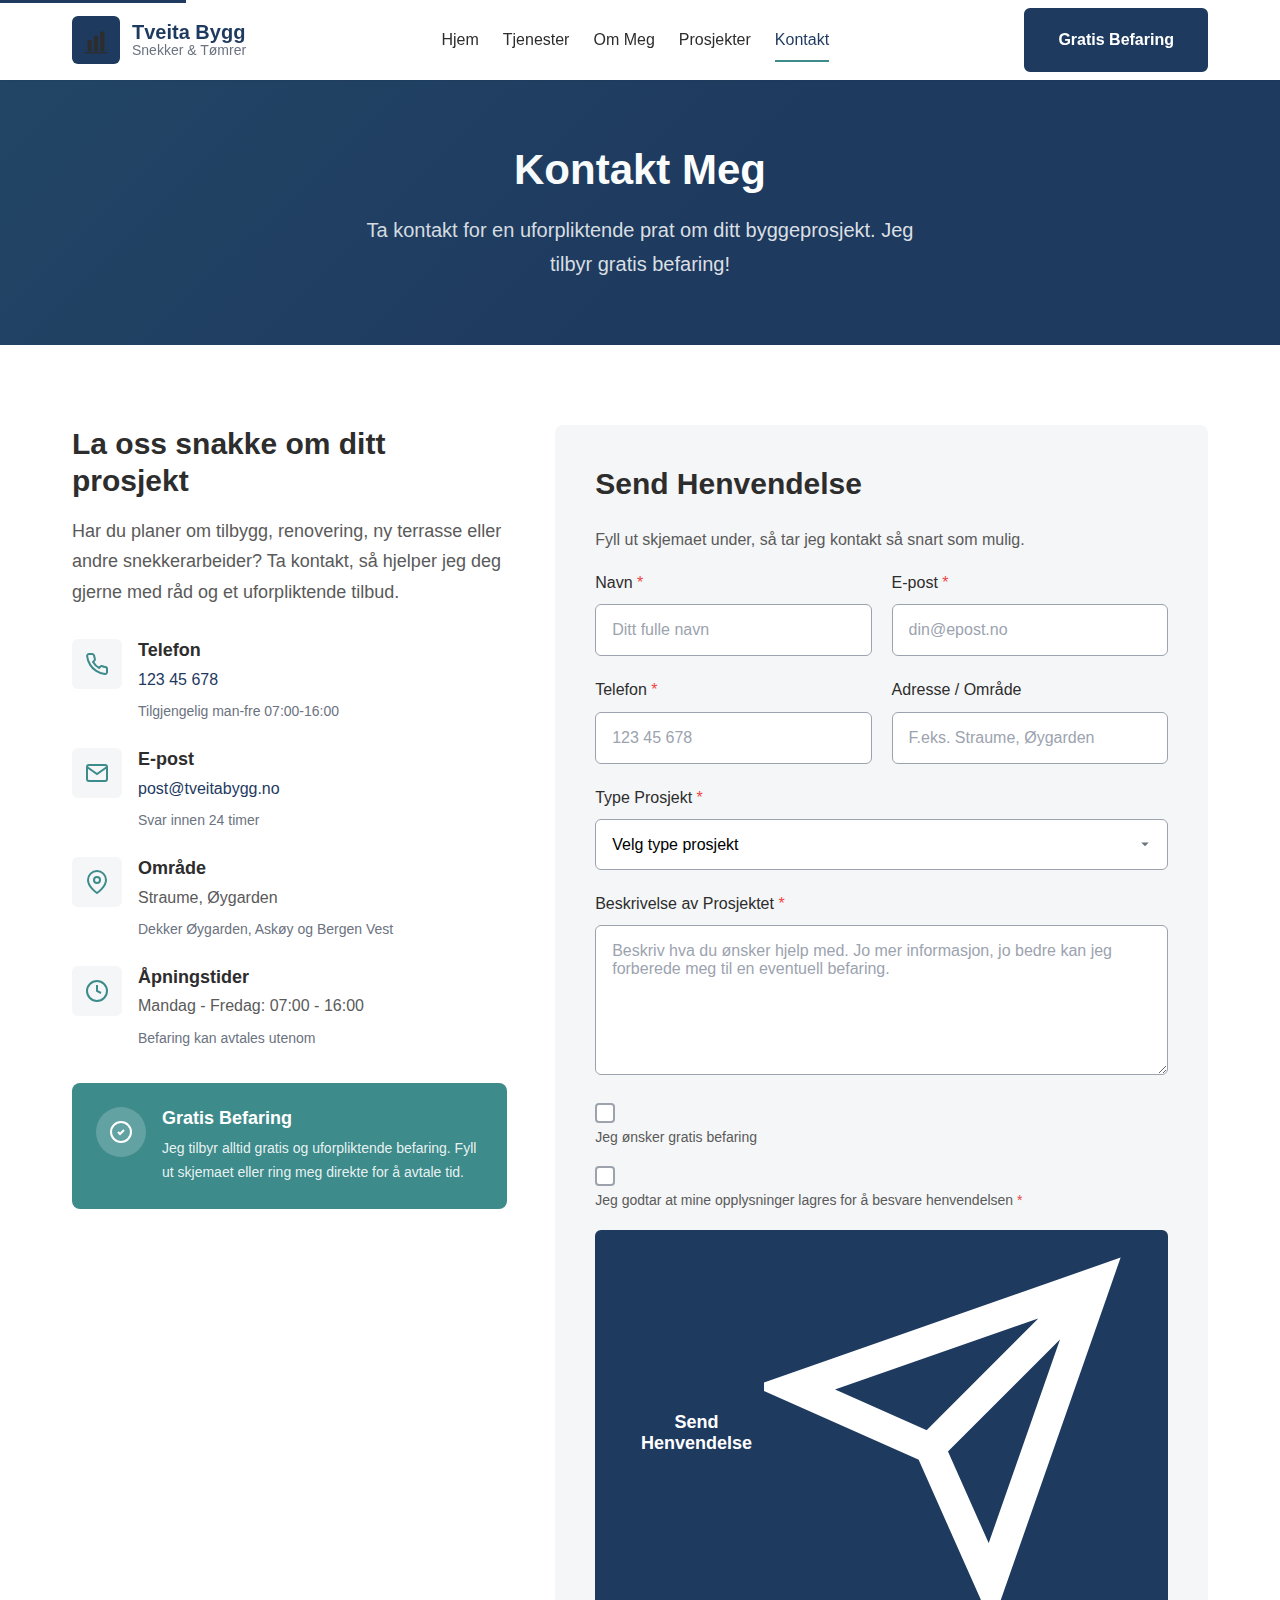
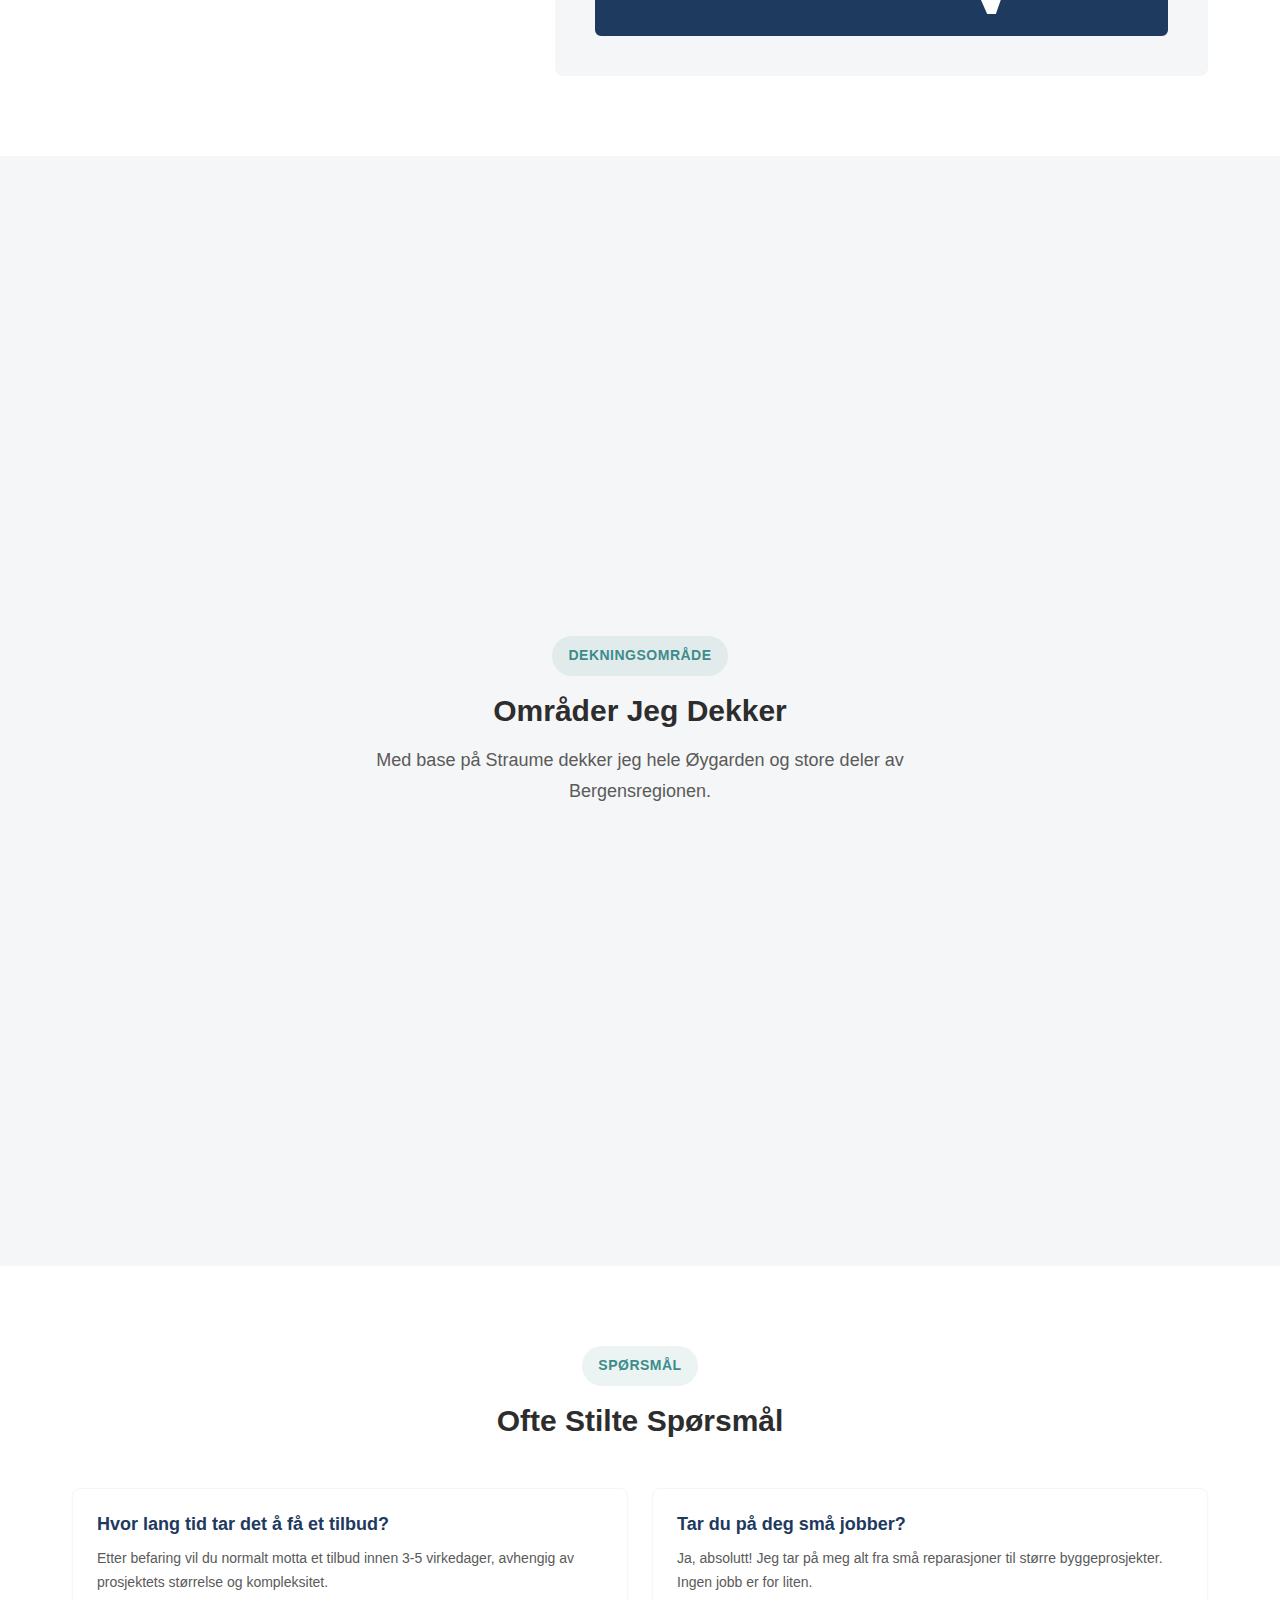
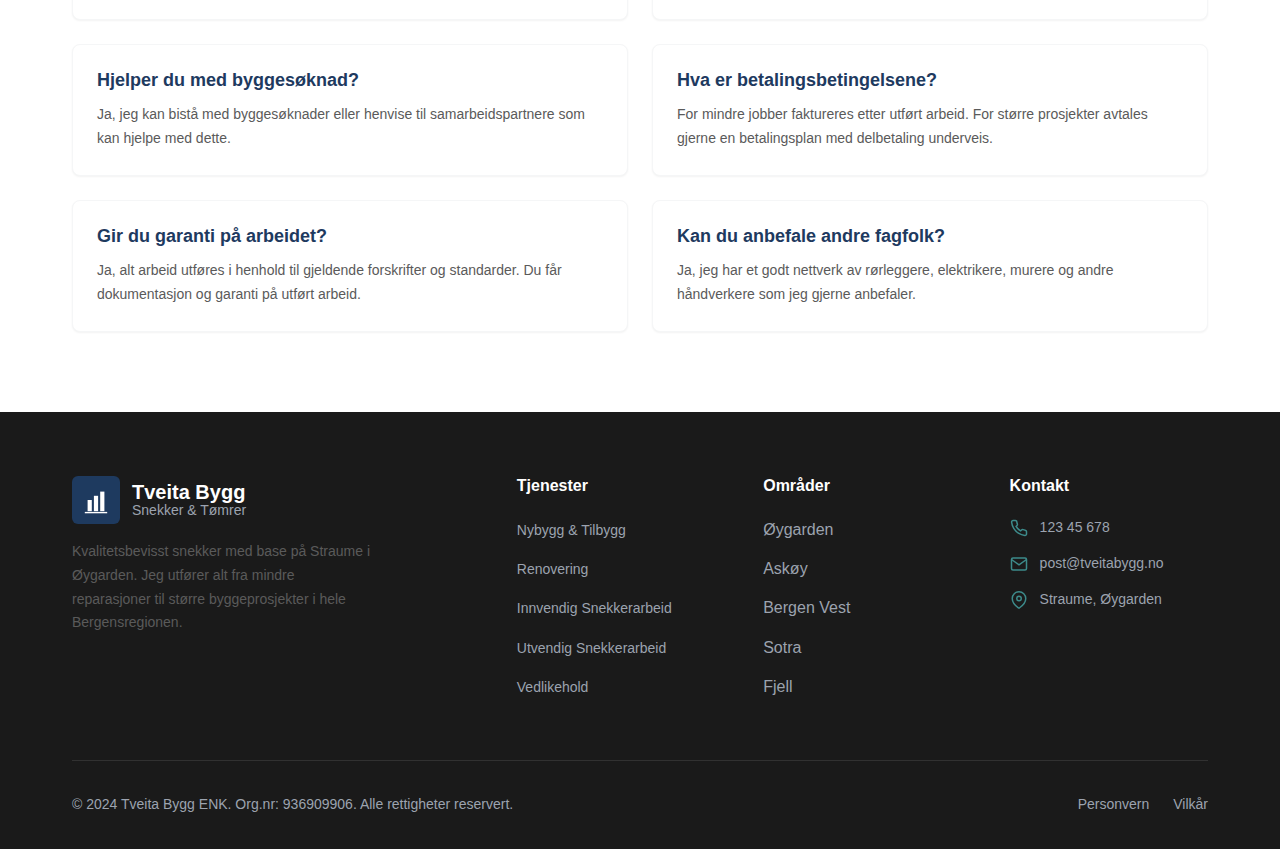
<file: kontakt.html>
<!DOCTYPE html>
<html lang="nb">
<head>
    <meta charset="UTF-8">
    <meta name="viewport" content="width=device-width, initial-scale=1.0">
    <meta name="description" content="Kontakt Tveita Bygg ENK for gratis befaring og tilbud på snekker- og tømrerarbeid i Øygarden, Bergen og omegn.">
    <meta name="keywords" content="kontakt snekker Øygarden, tilbud tømrer Straume, gratis befaring Bergen, snekkerarbeid kontakt">
    <meta name="author" content="Tveita Bygg ENK">
    <meta name="robots" content="index, follow">

    <!-- Open Graph -->
    <meta property="og:title" content="Kontakt | Tveita Bygg ENK">
    <meta property="og:description" content="Kontakt Tveita Bygg ENK for gratis befaring og tilbud på snekker- og tømrerarbeid.">
    <meta property="og:type" content="website">
    <meta property="og:locale" content="nb_NO">

    <title>Kontakt | Tveita Bygg ENK - Snekker & Tømrer i Øygarden</title>

    <!-- Fonts -->
    <link rel="preconnect" href="https://fonts.googleapis.com">
    <link rel="preconnect" href="https://fonts.gstatic.com" crossorigin>
    <link href="https://fonts.googleapis.com/css2?family=Inter:wght@400;500;600;700&family=Playfair+Display:wght@600;700&display=swap" rel="stylesheet">

    <!-- Styles -->
    <link rel="stylesheet" href="css/style.css">
    <link rel="stylesheet" href="css/responsive.css">

    <!-- Schema.org markup -->
    <script type="application/ld+json">
    {
        "@context": "https://schema.org",
        "@type": "ContactPage",
        "name": "Kontakt Tveita Bygg ENK",
        "description": "Kontaktside for Tveita Bygg ENK - Snekker og tømrer i Øygarden",
        "mainEntity": {
            "@type": "LocalBusiness",
            "name": "Tveita Bygg ENK",
            "telephone": "+47 123 45 678",
            "email": "post@tveitabygg.no",
            "address": {
                "@type": "PostalAddress",
                "addressLocality": "Straume",
                "addressRegion": "Øygarden",
                "postalCode": "5353",
                "addressCountry": "NO"
            },
            "geo": {
                "@type": "GeoCoordinates",
                "latitude": "60.3572",
                "longitude": "5.0619"
            },
            "openingHours": "Mo-Fr 07:00-16:00"
        }
    }
    </script>
</head>
<body>
    <!-- Skip Link -->
    <a href="#main" class="skip-link">Hopp til hovedinnhold</a>

    <!-- Header -->
    <header class="header">
        <div class="container">
            <nav class="nav">
                <a href="index.html" class="logo">
                    <div class="logo-icon">
                        <svg viewBox="0 0 40 40" fill="none" xmlns="http://www.w3.org/2000/svg">
                            <rect x="8" y="20" width="6" height="16" fill="currentColor"/>
                            <rect x="17" y="14" width="6" height="22" fill="currentColor"/>
                            <rect x="26" y="8" width="6" height="28" fill="currentColor"/>
                            <path d="M4 38h32" stroke="currentColor" stroke-width="2"/>
                        </svg>
                    </div>
                    <div class="logo-text">
                        Tveita Bygg
                        <span>Snekker & Tømrer</span>
                    </div>
                </a>

                <div class="nav-links">
                    <a href="index.html" class="nav-link">Hjem</a>
                    <a href="tjenester.html" class="nav-link">Tjenester</a>
                    <a href="om-meg.html" class="nav-link">Om Meg</a>
                    <a href="prosjekter.html" class="nav-link">Prosjekter</a>
                    <a href="kontakt.html" class="nav-link active">Kontakt</a>
                </div>

                <a href="kontakt.html" class="btn btn-primary nav-cta">Gratis Befaring</a>

                <button class="menu-toggle" aria-label="Åpne meny">
                    <span></span>
                    <span></span>
                    <span></span>
                </button>
            </nav>
        </div>
    </header>

    <main id="main">
        <!-- Page Header -->
        <section class="page-header">
            <div class="container">
                <h1>Kontakt Meg</h1>
                <p>Ta kontakt for en uforpliktende prat om ditt byggeprosjekt. Jeg tilbyr gratis befaring!</p>
            </div>
        </section>

        <!-- Contact Section -->
        <section class="section">
            <div class="container">
                <div class="contact-grid">
                    <!-- Contact Information -->
                    <div class="contact-info">
                        <div class="contact-intro">
                            <h2>La oss snakke om ditt prosjekt</h2>
                            <p>Har du planer om tilbygg, renovering, ny terrasse eller andre snekkerarbeider? Ta kontakt, så hjelper jeg deg gjerne med råd og et uforpliktende tilbud.</p>
                        </div>

                        <div class="contact-items">
                            <div class="contact-item">
                                <div class="contact-item-icon">
                                    <svg viewBox="0 0 24 24" fill="none" stroke="currentColor" stroke-width="2">
                                        <path d="M22 16.92v3a2 2 0 01-2.18 2 19.79 19.79 0 01-8.63-3.07 19.5 19.5 0 01-6-6 19.79 19.79 0 01-3.07-8.67A2 2 0 014.11 2h3a2 2 0 012 1.72 12.84 12.84 0 00.7 2.81 2 2 0 01-.45 2.11L8.09 9.91a16 16 0 006 6l1.27-1.27a2 2 0 012.11-.45 12.84 12.84 0 002.81.7A2 2 0 0122 16.92z"/>
                                    </svg>
                                </div>
                                <div class="contact-item-content">
                                    <h3>Telefon</h3>
                                    <p><a href="tel:+4712345678">123 45 678</a></p>
                                    <span class="contact-item-note">Tilgjengelig man-fre 07:00-16:00</span>
                                </div>
                            </div>

                            <div class="contact-item">
                                <div class="contact-item-icon">
                                    <svg viewBox="0 0 24 24" fill="none" stroke="currentColor" stroke-width="2">
                                        <path d="M4 4h16c1.1 0 2 .9 2 2v12c0 1.1-.9 2-2 2H4c-1.1 0-2-.9-2-2V6c0-1.1.9-2 2-2z"/>
                                        <path d="M22 6l-10 7L2 6"/>
                                    </svg>
                                </div>
                                <div class="contact-item-content">
                                    <h3>E-post</h3>
                                    <p><a href="mailto:post@tveitabygg.no">post@tveitabygg.no</a></p>
                                    <span class="contact-item-note">Svar innen 24 timer</span>
                                </div>
                            </div>

                            <div class="contact-item">
                                <div class="contact-item-icon">
                                    <svg viewBox="0 0 24 24" fill="none" stroke="currentColor" stroke-width="2">
                                        <path d="M21 10c0 7-9 13-9 13s-9-6-9-13a9 9 0 0118 0z"/>
                                        <circle cx="12" cy="10" r="3"/>
                                    </svg>
                                </div>
                                <div class="contact-item-content">
                                    <h3>Område</h3>
                                    <p>Straume, Øygarden</p>
                                    <span class="contact-item-note">Dekker Øygarden, Askøy og Bergen Vest</span>
                                </div>
                            </div>

                            <div class="contact-item">
                                <div class="contact-item-icon">
                                    <svg viewBox="0 0 24 24" fill="none" stroke="currentColor" stroke-width="2">
                                        <circle cx="12" cy="12" r="10"/>
                                        <path d="M12 6v6l4 2"/>
                                    </svg>
                                </div>
                                <div class="contact-item-content">
                                    <h3>Åpningstider</h3>
                                    <p>Mandag - Fredag: 07:00 - 16:00</p>
                                    <span class="contact-item-note">Befaring kan avtales utenom</span>
                                </div>
                            </div>
                        </div>

                        <!-- Free Inspection Box -->
                        <div class="free-inspection-box">
                            <div class="free-inspection-icon">
                                <svg viewBox="0 0 24 24" fill="none" stroke="currentColor" stroke-width="2">
                                    <path d="M9 12l2 2 4-4"/>
                                    <circle cx="12" cy="12" r="10"/>
                                </svg>
                            </div>
                            <div class="free-inspection-content">
                                <h3>Gratis Befaring</h3>
                                <p>Jeg tilbyr alltid gratis og uforpliktende befaring. Fyll ut skjemaet eller ring meg direkte for å avtale tid.</p>
                            </div>
                        </div>
                    </div>

                    <!-- Contact Form -->
                    <div class="contact-form-wrapper">
                        <h2>Send Henvendelse</h2>
                        <p>Fyll ut skjemaet under, så tar jeg kontakt så snart som mulig.</p>

                        <form id="contact-form" class="contact-form">
                            <div class="form-row">
                                <div class="form-group">
                                    <label for="name" class="form-label">Navn <span class="required">*</span></label>
                                    <input type="text" id="name" name="name" class="form-control" required placeholder="Ditt fulle navn">
                                </div>

                                <div class="form-group">
                                    <label for="email" class="form-label">E-post <span class="required">*</span></label>
                                    <input type="email" id="email" name="email" class="form-control" required placeholder="din@epost.no">
                                </div>
                            </div>

                            <div class="form-row">
                                <div class="form-group">
                                    <label for="phone" class="form-label">Telefon <span class="required">*</span></label>
                                    <input type="tel" id="phone" name="phone" class="form-control" required placeholder="123 45 678">
                                </div>

                                <div class="form-group">
                                    <label for="address" class="form-label">Adresse / Område</label>
                                    <input type="text" id="address" name="address" class="form-control" placeholder="F.eks. Straume, Øygarden">
                                </div>
                            </div>

                            <div class="form-group">
                                <label for="projectType" class="form-label">Type Prosjekt <span class="required">*</span></label>
                                <select id="projectType" name="projectType" class="form-control" required>
                                    <option value="">Velg type prosjekt</option>
                                    <option value="tilbygg">Tilbygg / Påbygg</option>
                                    <option value="renovering">Renovering</option>
                                    <option value="innvendig">Innvendig Snekkerarbeid</option>
                                    <option value="utvendig">Utvendig Snekkerarbeid</option>
                                    <option value="terrasse">Terrasse / Uteplass</option>
                                    <option value="hytte">Hytte / Fritidsbolig</option>
                                    <option value="garasje">Garasje / Uthus</option>
                                    <option value="vedlikehold">Vedlikehold / Reparasjon</option>
                                    <option value="annet">Annet</option>
                                </select>
                            </div>

                            <div class="form-group">
                                <label for="description" class="form-label">Beskrivelse av Prosjektet <span class="required">*</span></label>
                                <textarea id="description" name="description" class="form-control" rows="5" required placeholder="Beskriv hva du ønsker hjelp med. Jo mer informasjon, jo bedre kan jeg forberede meg til en eventuell befaring."></textarea>
                            </div>

                            <div class="form-group form-group-checkbox">
                                <label class="checkbox-label">
                                    <input type="checkbox" id="siteVisit" name="siteVisit">
                                    <span class="checkbox-custom"></span>
                                    <span class="checkbox-text">Jeg ønsker gratis befaring</span>
                                </label>
                            </div>

                            <div class="form-group form-group-checkbox">
                                <label class="checkbox-label">
                                    <input type="checkbox" id="privacy" name="privacy" required>
                                    <span class="checkbox-custom"></span>
                                    <span class="checkbox-text">Jeg godtar at mine opplysninger lagres for å besvare henvendelsen <span class="required">*</span></span>
                                </label>
                            </div>

                            <button type="submit" class="btn btn-primary btn-lg btn-block">
                                <span>Send Henvendelse</span>
                                <svg viewBox="0 0 24 24" fill="none" stroke="currentColor" stroke-width="2">
                                    <path d="M22 2L11 13M22 2l-7 20-4-9-9-4 20-7z"/>
                                </svg>
                            </button>
                        </form>

                        <!-- Success Message -->
                        <div class="form-success">
                            <div class="form-success-icon">
                                <svg viewBox="0 0 24 24" fill="none" stroke="currentColor" stroke-width="2">
                                    <path d="M22 11.08V12a10 10 0 11-5.93-9.14"/>
                                    <path d="M22 4L12 14.01l-3-3"/>
                                </svg>
                            </div>
                            <h3>Takk for din henvendelse!</h3>
                            <p>Jeg har mottatt meldingen din og vil ta kontakt så snart som mulig, vanligvis innen 24 timer.</p>
                            <a href="index.html" class="btn btn-primary">Tilbake til Forsiden</a>
                        </div>
                    </div>
                </div>
            </div>
        </section>

        <!-- Map Section -->
        <section class="map-section">
            <iframe
                src="https://www.google.com/maps/embed?pb=!1m18!1m12!1m3!1d31214.89520785!2d5.045!3d60.357!2m3!1f0!2f0!3f0!3m2!1i1024!2i768!4f13.1!3m3!1m2!1s0x463cf9a8f0a8d6c5%3A0x1234567890abcdef!2sStraume%2C%20%C3%98ygarden!5e0!3m2!1sno!2sno!4v1234567890"
                width="100%"
                height="450"
                style="border:0;"
                allowfullscreen=""
                loading="lazy"
                referrerpolicy="no-referrer-when-downgrade"
                title="Kart over Straume, Øygarden">
            </iframe>
        </section>

        <!-- Service Areas -->
        <section class="section section-alt">
            <div class="container">
                <div class="section-header">
                    <span class="section-badge">Dekningsområde</span>
                    <h2>Områder Jeg Dekker</h2>
                    <p>Med base på Straume dekker jeg hele Øygarden og store deler av Bergensregionen.</p>
                </div>

                <div class="service-area-grid">
                    <div class="service-area-card">
                        <h3>Øygarden</h3>
                        <ul>
                            <li>Straume</li>
                            <li>Ågotnes</li>
                            <li>Kolltveit</li>
                            <li>Skogsvåg</li>
                            <li>Sund</li>
                            <li>Fjell</li>
                        </ul>
                    </div>

                    <div class="service-area-card">
                        <h3>Askøy</h3>
                        <ul>
                            <li>Kleppestø</li>
                            <li>Florvåg</li>
                            <li>Juvik</li>
                            <li>Erdal</li>
                            <li>Ravnanger</li>
                        </ul>
                    </div>

                    <div class="service-area-card">
                        <h3>Bergen Vest</h3>
                        <ul>
                            <li>Loddefjord</li>
                            <li>Laksevåg</li>
                            <li>Fyllingsdalen</li>
                            <li>Olsvik</li>
                            <li>Mathopen</li>
                        </ul>
                    </div>

                    <div class="service-area-card">
                        <h3>Omegn</h3>
                        <ul>
                            <li>Blomsterdalen</li>
                            <li>Fana</li>
                            <li>Ytrebygda</li>
                            <li>Og flere områder</li>
                            <li>Kontakt meg!</li>
                        </ul>
                    </div>
                </div>
            </div>
        </section>

        <!-- FAQ Section -->
        <section class="section">
            <div class="container">
                <div class="section-header">
                    <span class="section-badge">Spørsmål</span>
                    <h2>Ofte Stilte Spørsmål</h2>
                </div>

                <div class="faq-grid">
                    <div class="faq-item">
                        <h3>Hvor lang tid tar det å få et tilbud?</h3>
                        <p>Etter befaring vil du normalt motta et tilbud innen 3-5 virkedager, avhengig av prosjektets størrelse og kompleksitet.</p>
                    </div>

                    <div class="faq-item">
                        <h3>Tar du på deg små jobber?</h3>
                        <p>Ja, absolutt! Jeg tar på meg alt fra små reparasjoner til større byggeprosjekter. Ingen jobb er for liten.</p>
                    </div>

                    <div class="faq-item">
                        <h3>Hjelper du med byggesøknad?</h3>
                        <p>Ja, jeg kan bistå med byggesøknader eller henvise til samarbeidspartnere som kan hjelpe med dette.</p>
                    </div>

                    <div class="faq-item">
                        <h3>Hva er betalingsbetingelsene?</h3>
                        <p>For mindre jobber faktureres etter utført arbeid. For større prosjekter avtales gjerne en betalingsplan med delbetaling underveis.</p>
                    </div>

                    <div class="faq-item">
                        <h3>Gir du garanti på arbeidet?</h3>
                        <p>Ja, alt arbeid utføres i henhold til gjeldende forskrifter og standarder. Du får dokumentasjon og garanti på utført arbeid.</p>
                    </div>

                    <div class="faq-item">
                        <h3>Kan du anbefale andre fagfolk?</h3>
                        <p>Ja, jeg har et godt nettverk av rørleggere, elektrikere, murere og andre håndverkere som jeg gjerne anbefaler.</p>
                    </div>
                </div>
            </div>
        </section>
    </main>

    <!-- Footer -->
    <footer class="footer">
        <div class="container">
            <div class="footer-grid">
                <div class="footer-brand">
                    <a href="index.html" class="logo">
                        <div class="logo-icon">
                            <svg viewBox="0 0 40 40" fill="none" xmlns="http://www.w3.org/2000/svg">
                                <rect x="8" y="20" width="6" height="16" fill="currentColor"/>
                                <rect x="17" y="14" width="6" height="22" fill="currentColor"/>
                                <rect x="26" y="8" width="6" height="28" fill="currentColor"/>
                                <path d="M4 38h32" stroke="currentColor" stroke-width="2"/>
                            </svg>
                        </div>
                        <div class="logo-text">
                            Tveita Bygg
                            <span>Snekker & Tømrer</span>
                        </div>
                    </a>
                    <p>Kvalitetsbevisst snekker med base på Straume i Øygarden. Jeg utfører alt fra mindre reparasjoner til større byggeprosjekter i hele Bergensregionen.</p>
                </div>

                <div class="footer-links">
                    <h4>Tjenester</h4>
                    <ul>
                        <li><a href="tjenester.html#nybygg">Nybygg & Tilbygg</a></li>
                        <li><a href="tjenester.html#renovering">Renovering</a></li>
                        <li><a href="tjenester.html#innvendig">Innvendig Snekkerarbeid</a></li>
                        <li><a href="tjenester.html#utvendig">Utvendig Snekkerarbeid</a></li>
                        <li><a href="tjenester.html#vedlikehold">Vedlikehold</a></li>
                    </ul>
                </div>

                <div class="footer-links">
                    <h4>Områder</h4>
                    <ul>
                        <li>Øygarden</li>
                        <li>Askøy</li>
                        <li>Bergen Vest</li>
                        <li>Sotra</li>
                        <li>Fjell</li>
                    </ul>
                </div>

                <div class="footer-contact">
                    <h4>Kontakt</h4>
                    <ul>
                        <li>
                            <svg viewBox="0 0 24 24" fill="none" stroke="currentColor" stroke-width="2">
                                <path d="M22 16.92v3a2 2 0 01-2.18 2 19.79 19.79 0 01-8.63-3.07 19.5 19.5 0 01-6-6 19.79 19.79 0 01-3.07-8.67A2 2 0 014.11 2h3a2 2 0 012 1.72 12.84 12.84 0 00.7 2.81 2 2 0 01-.45 2.11L8.09 9.91a16 16 0 006 6l1.27-1.27a2 2 0 012.11-.45 12.84 12.84 0 002.81.7A2 2 0 0122 16.92z"/>
                            </svg>
                            <a href="tel:+4712345678">123 45 678</a>
                        </li>
                        <li>
                            <svg viewBox="0 0 24 24" fill="none" stroke="currentColor" stroke-width="2">
                                <path d="M4 4h16c1.1 0 2 .9 2 2v12c0 1.1-.9 2-2 2H4c-1.1 0-2-.9-2-2V6c0-1.1.9-2 2-2z"/>
                                <path d="M22 6l-10 7L2 6"/>
                            </svg>
                            <a href="mailto:post@tveitabygg.no">post@tveitabygg.no</a>
                        </li>
                        <li>
                            <svg viewBox="0 0 24 24" fill="none" stroke="currentColor" stroke-width="2">
                                <path d="M21 10c0 7-9 13-9 13s-9-6-9-13a9 9 0 0118 0z"/>
                                <circle cx="12" cy="10" r="3"/>
                            </svg>
                            <span>Straume, Øygarden</span>
                        </li>
                    </ul>
                </div>
            </div>

            <div class="footer-bottom">
                <p>&copy; 2024 Tveita Bygg ENK. Org.nr: 936909906. Alle rettigheter reservert.</p>
                <div class="footer-legal">
                    <a href="#">Personvern</a>
                    <a href="#">Vilkår</a>
                </div>
            </div>
        </div>
    </footer>

    <!-- JavaScript -->
    <script src="js/main.js"></script>
</body>
</html>
</file>
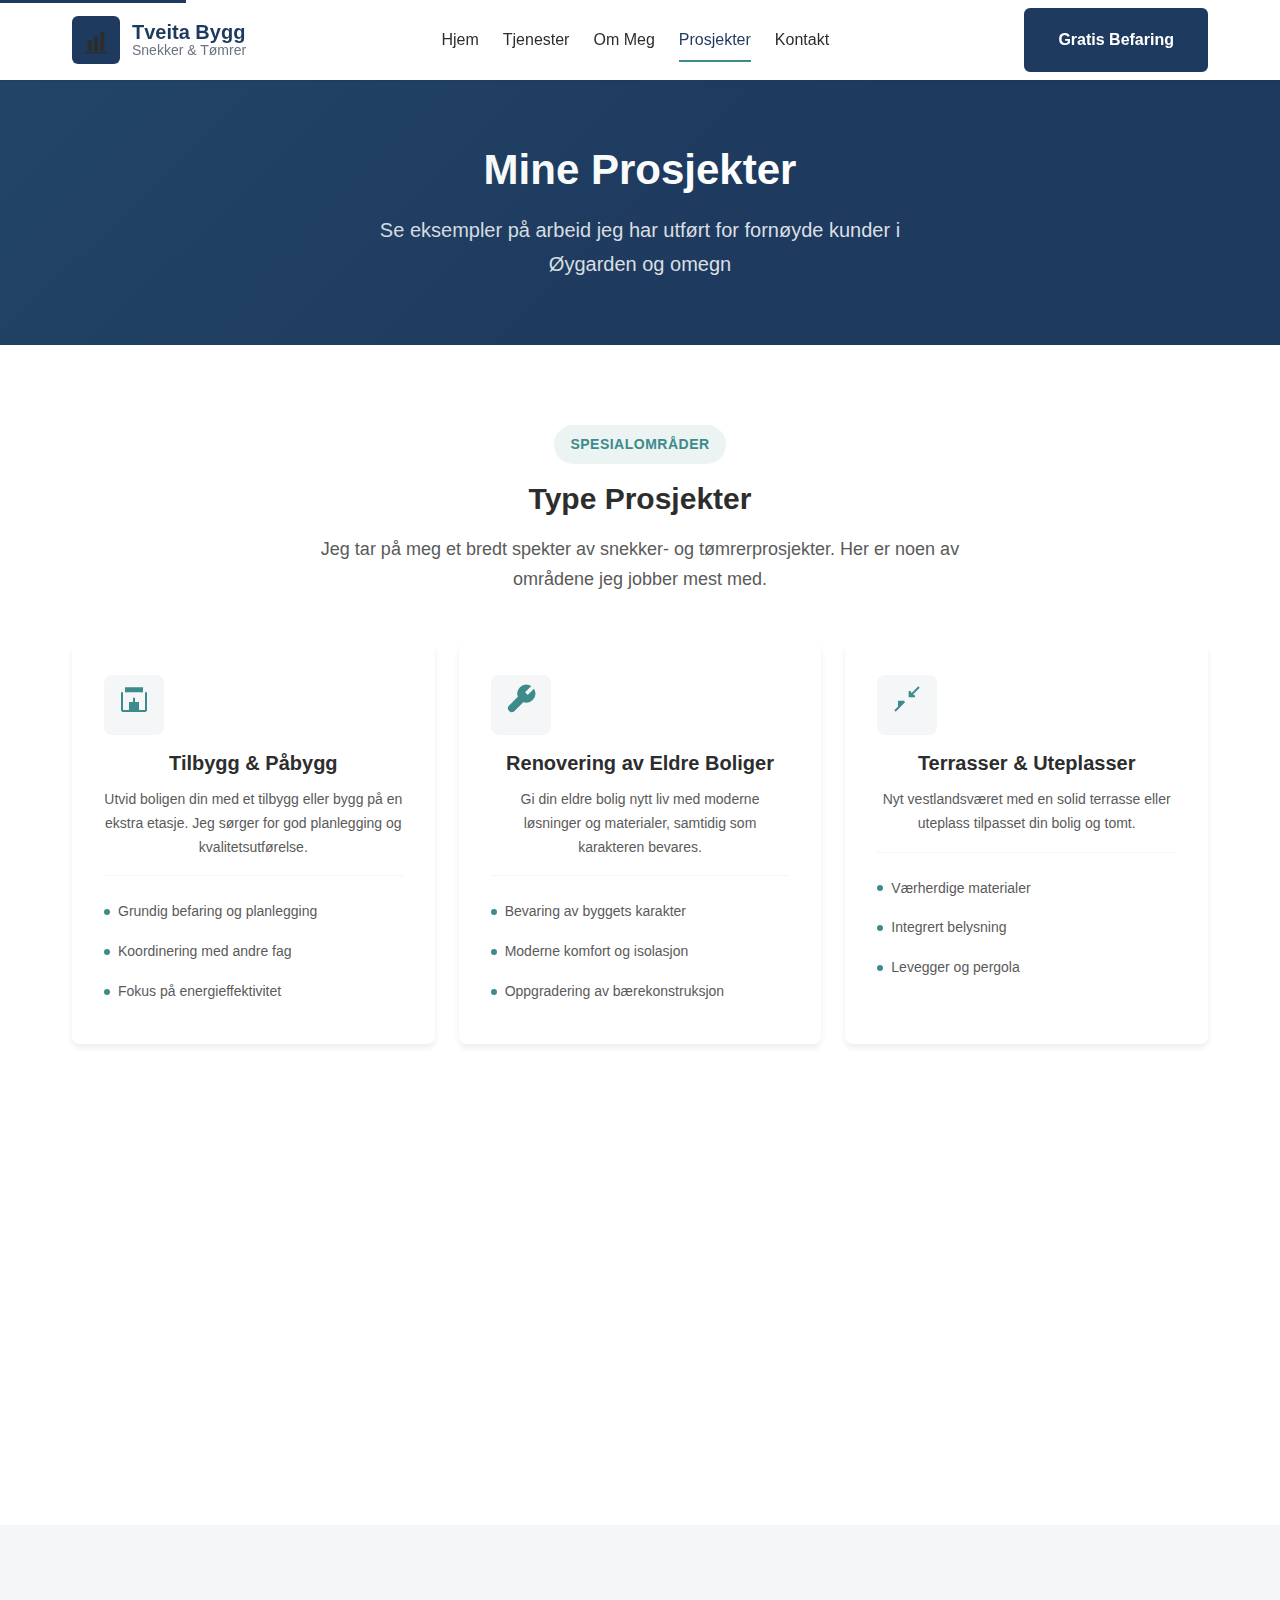
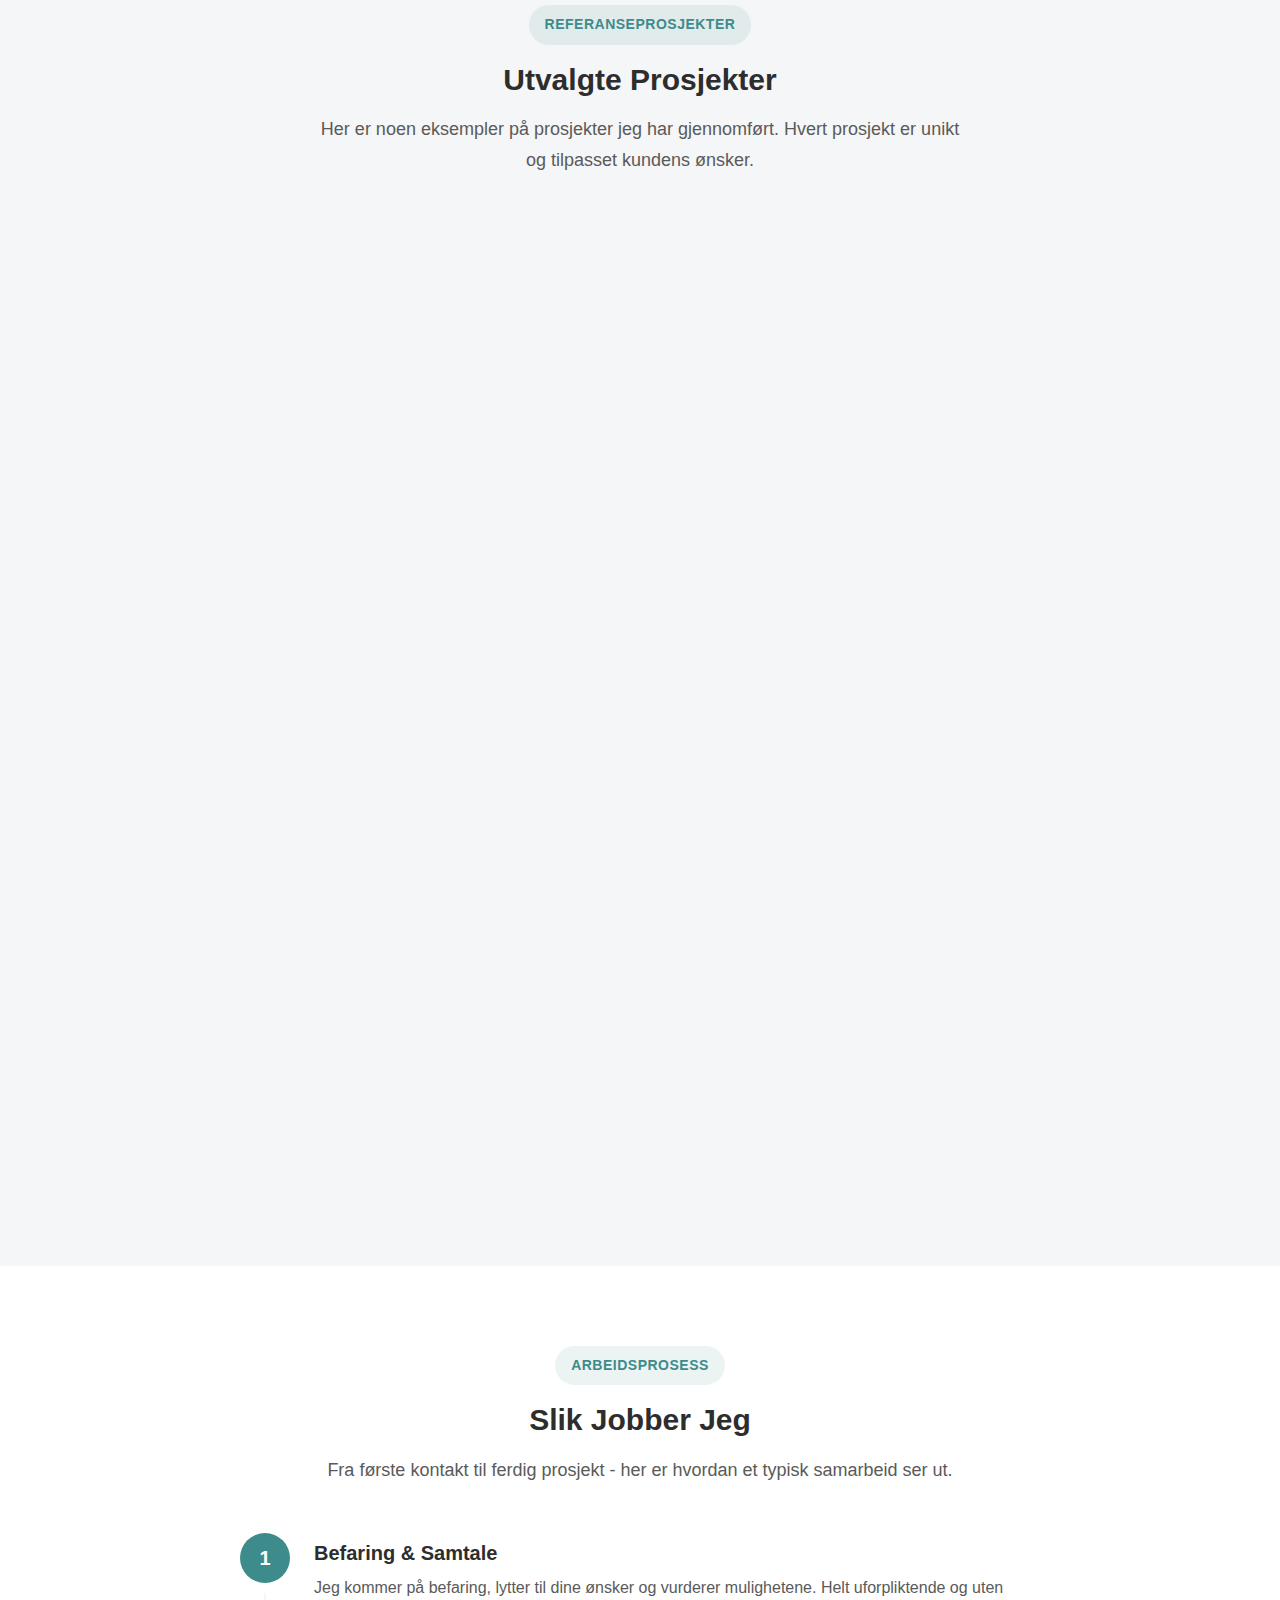
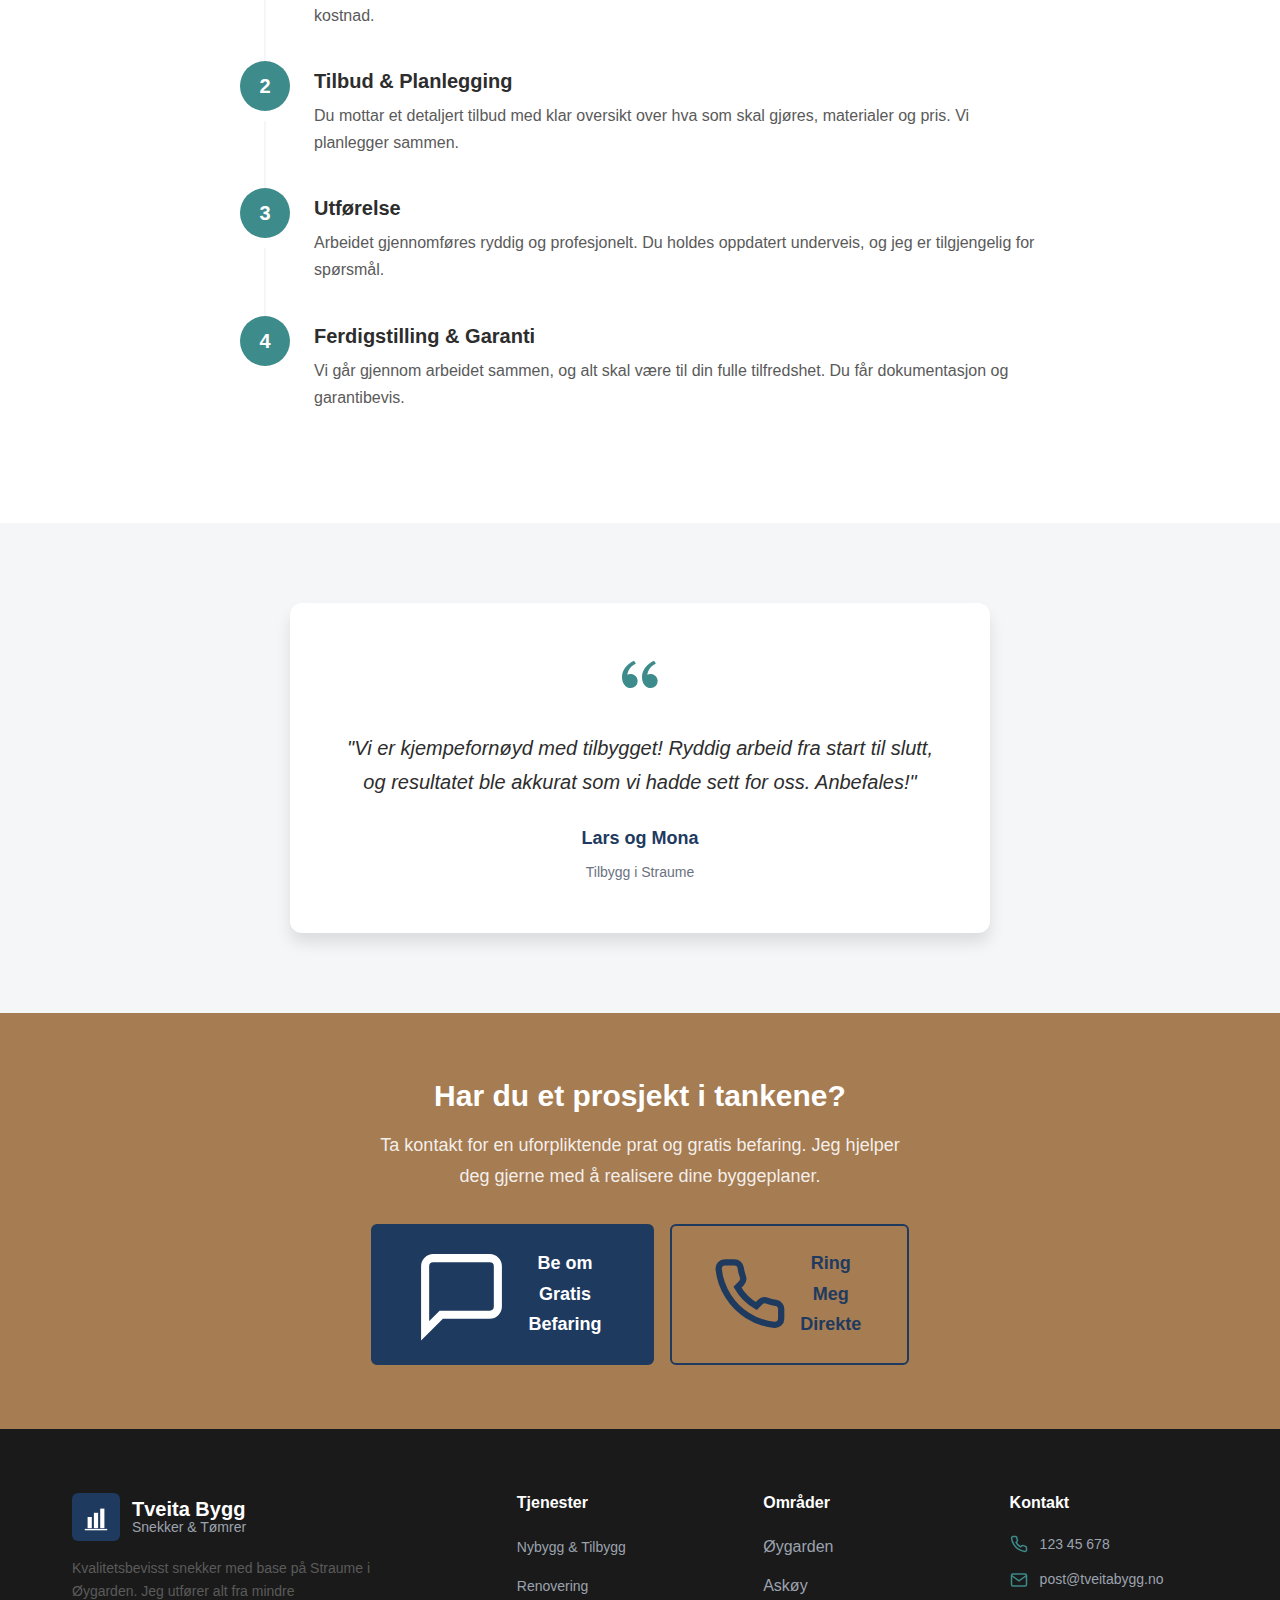
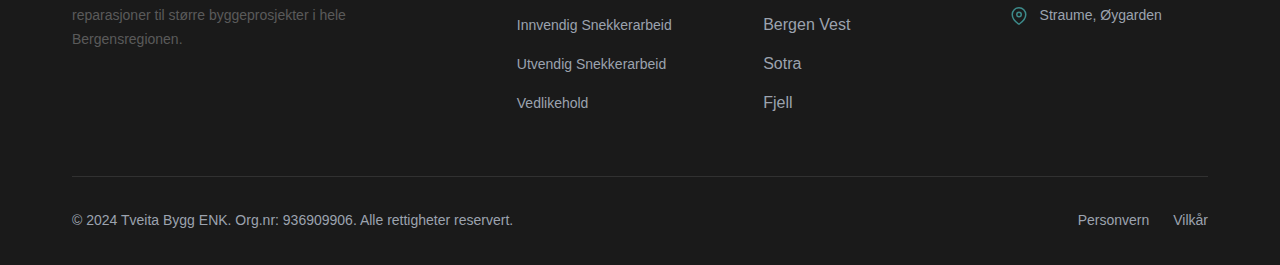
<file: prosjekter.html>
<!DOCTYPE html>
<html lang="nb">
<head>
    <meta charset="UTF-8">
    <meta name="viewport" content="width=device-width, initial-scale=1.0">
    <meta name="description" content="Se eksempler på snekker- og tømrerprosjekter utført av Tveita Bygg ENK i Øygarden og omegn. Tilbygg, renovering, terrasser og mer.">
    <meta name="keywords" content="snekkerprosjekter Øygarden, tømrerarbeid eksempler, tilbygg Straume, renovering Bergen, terrasse bygging">
    <meta name="author" content="Tveita Bygg ENK">
    <meta name="robots" content="index, follow">

    <!-- Open Graph -->
    <meta property="og:title" content="Prosjekter | Tveita Bygg ENK">
    <meta property="og:description" content="Se eksempler på snekker- og tømrerprosjekter utført av Tveita Bygg ENK i Øygarden og omegn.">
    <meta property="og:type" content="website">
    <meta property="og:locale" content="nb_NO">

    <title>Prosjekter | Tveita Bygg ENK - Snekker & Tømrer i Øygarden</title>

    <!-- Fonts -->
    <link rel="preconnect" href="https://fonts.googleapis.com">
    <link rel="preconnect" href="https://fonts.gstatic.com" crossorigin>
    <link href="https://fonts.googleapis.com/css2?family=Inter:wght@400;500;600;700&family=Playfair+Display:wght@600;700&display=swap" rel="stylesheet">

    <!-- Styles -->
    <link rel="stylesheet" href="css/style.css">
    <link rel="stylesheet" href="css/responsive.css">

    <!-- Schema.org markup -->
    <script type="application/ld+json">
    {
        "@context": "https://schema.org",
        "@type": "CollectionPage",
        "name": "Prosjekter - Tveita Bygg ENK",
        "description": "Oversikt over snekker- og tømrerprosjekter utført av Tveita Bygg ENK",
        "provider": {
            "@type": "LocalBusiness",
            "name": "Tveita Bygg ENK",
            "address": {
                "@type": "PostalAddress",
                "addressLocality": "Straume",
                "addressRegion": "Øygarden",
                "addressCountry": "NO"
            }
        }
    }
    </script>
</head>
<body>
    <!-- Skip Link -->
    <a href="#main" class="skip-link">Hopp til hovedinnhold</a>

    <!-- Header -->
    <header class="header">
        <div class="container">
            <nav class="nav">
                <a href="index.html" class="logo">
                    <div class="logo-icon">
                        <svg viewBox="0 0 40 40" fill="none" xmlns="http://www.w3.org/2000/svg">
                            <rect x="8" y="20" width="6" height="16" fill="currentColor"/>
                            <rect x="17" y="14" width="6" height="22" fill="currentColor"/>
                            <rect x="26" y="8" width="6" height="28" fill="currentColor"/>
                            <path d="M4 38h32" stroke="currentColor" stroke-width="2"/>
                        </svg>
                    </div>
                    <div class="logo-text">
                        Tveita Bygg
                        <span>Snekker & Tømrer</span>
                    </div>
                </a>

                <div class="nav-links">
                    <a href="index.html" class="nav-link">Hjem</a>
                    <a href="tjenester.html" class="nav-link">Tjenester</a>
                    <a href="om-meg.html" class="nav-link">Om Meg</a>
                    <a href="prosjekter.html" class="nav-link active">Prosjekter</a>
                    <a href="kontakt.html" class="nav-link">Kontakt</a>
                </div>

                <a href="kontakt.html" class="btn btn-primary nav-cta">Gratis Befaring</a>

                <button class="menu-toggle" aria-label="Åpne meny">
                    <span></span>
                    <span></span>
                    <span></span>
                </button>
            </nav>
        </div>
    </header>

    <main id="main">
        <!-- Page Header -->
        <section class="page-header">
            <div class="container">
                <h1>Mine Prosjekter</h1>
                <p>Se eksempler på arbeid jeg har utført for fornøyde kunder i Øygarden og omegn</p>
            </div>
        </section>

        <!-- Project Types -->
        <section class="section">
            <div class="container">
                <div class="section-header">
                    <span class="section-badge">Spesialområder</span>
                    <h2>Type Prosjekter</h2>
                    <p>Jeg tar på meg et bredt spekter av snekker- og tømrerprosjekter. Her er noen av områdene jeg jobber mest med.</p>
                </div>

                <div class="project-types-grid">
                    <div class="project-type-card">
                        <div class="project-type-icon">
                            <svg viewBox="0 0 24 24" fill="none" stroke="currentColor" stroke-width="1.5">
                                <path d="M3 21h18M3 7v14M21 7v14M6 7V4h12v3M9 21v-6h6v6M12 11v4"/>
                            </svg>
                        </div>
                        <h3>Tilbygg & Påbygg</h3>
                        <p>Utvid boligen din med et tilbygg eller bygg på en ekstra etasje. Jeg sørger for god planlegging og kvalitetsutførelse.</p>
                        <ul class="project-type-features">
                            <li>Grundig befaring og planlegging</li>
                            <li>Koordinering med andre fag</li>
                            <li>Fokus på energieffektivitet</li>
                        </ul>
                    </div>

                    <div class="project-type-card">
                        <div class="project-type-icon">
                            <svg viewBox="0 0 24 24" fill="none" stroke="currentColor" stroke-width="1.5">
                                <path d="M14.7 6.3a1 1 0 000 1.4l1.6 1.6a1 1 0 001.4 0l3.77-3.77a6 6 0 01-7.94 7.94l-6.91 6.91a2.12 2.12 0 01-3-3l6.91-6.91a6 6 0 017.94-7.94l-3.76 3.76z"/>
                            </svg>
                        </div>
                        <h3>Renovering av Eldre Boliger</h3>
                        <p>Gi din eldre bolig nytt liv med moderne løsninger og materialer, samtidig som karakteren bevares.</p>
                        <ul class="project-type-features">
                            <li>Bevaring av byggets karakter</li>
                            <li>Moderne komfort og isolasjon</li>
                            <li>Oppgradering av bærekonstruksjon</li>
                        </ul>
                    </div>

                    <div class="project-type-card">
                        <div class="project-type-icon">
                            <svg viewBox="0 0 24 24" fill="none" stroke="currentColor" stroke-width="1.5">
                                <path d="M18 10h-4V6M14 10l7-7M3 21l7-7M10 14H6v4"/>
                            </svg>
                        </div>
                        <h3>Terrasser & Uteplasser</h3>
                        <p>Nyt vestlandsværet med en solid terrasse eller uteplass tilpasset din bolig og tomt.</p>
                        <ul class="project-type-features">
                            <li>Værherdige materialer</li>
                            <li>Integrert belysning</li>
                            <li>Levegger og pergola</li>
                        </ul>
                    </div>

                    <div class="project-type-card">
                        <div class="project-type-icon">
                            <svg viewBox="0 0 24 24" fill="none" stroke="currentColor" stroke-width="1.5">
                                <rect x="3" y="3" width="18" height="18" rx="2"/>
                                <path d="M3 9h18M9 21V9"/>
                            </svg>
                        </div>
                        <h3>Innvendig Ombygging</h3>
                        <p>Skap bedre romløsninger med ny planløsning, vegger, dører og innredning.</p>
                        <ul class="project-type-features">
                            <li>Optimalisert romfordeling</li>
                            <li>Tilpasset innredning</li>
                            <li>Lyddemping mellom rom</li>
                        </ul>
                    </div>

                    <div class="project-type-card">
                        <div class="project-type-icon">
                            <svg viewBox="0 0 24 24" fill="none" stroke="currentColor" stroke-width="1.5">
                                <path d="M3 9l9-7 9 7v11a2 2 0 01-2 2H5a2 2 0 01-2-2z"/>
                                <path d="M9 22V12h6v10"/>
                            </svg>
                        </div>
                        <h3>Hytte & Fritidsbolig</h3>
                        <p>Oppgrader hytta eller bygg ny. Jeg har lang erfaring med fritidsboliger i kystmiljø.</p>
                        <ul class="project-type-features">
                            <li>Tilpasset kystklima</li>
                            <li>Vedlikeholdsvennlige løsninger</li>
                            <li>Smart romplanlegging</li>
                        </ul>
                    </div>

                    <div class="project-type-card">
                        <div class="project-type-icon">
                            <svg viewBox="0 0 24 24" fill="none" stroke="currentColor" stroke-width="1.5">
                                <rect x="2" y="7" width="20" height="14" rx="2"/>
                                <path d="M16 21V5a2 2 0 00-2-2h-4a2 2 0 00-2 2v16"/>
                            </svg>
                        </div>
                        <h3>Garasje & Uthus</h3>
                        <p>Bygg garasje, bod eller verksted som matcher boligen din. Funksjonelt og estetisk.</p>
                        <ul class="project-type-features">
                            <li>Tilpasset boligens stil</li>
                            <li>God plass og lagring</li>
                            <li>Isolert eller uisolert</li>
                        </ul>
                    </div>
                </div>
            </div>
        </section>

        <!-- Projects Gallery -->
        <section class="section section-alt">
            <div class="container">
                <div class="section-header">
                    <span class="section-badge">Referanseprosjekter</span>
                    <h2>Utvalgte Prosjekter</h2>
                    <p>Her er noen eksempler på prosjekter jeg har gjennomført. Hvert prosjekt er unikt og tilpasset kundens ønsker.</p>
                </div>

                <div class="projects-grid">
                    <article class="project-card">
                        <div class="project-card-image">
                            <div class="project-card-placeholder">
                                <svg viewBox="0 0 24 24" fill="none" stroke="currentColor" stroke-width="1.5">
                                    <rect x="3" y="3" width="18" height="18" rx="2"/>
                                    <circle cx="8.5" cy="8.5" r="1.5"/>
                                    <path d="M21 15l-5-5L5 21"/>
                                </svg>
                                <span>Prosjektbilde</span>
                            </div>
                            <span class="project-card-category">Tilbygg</span>
                        </div>
                        <div class="project-card-content">
                            <h3>Tilbygg med Stort Kjøkken</h3>
                            <p class="project-card-location">
                                <svg viewBox="0 0 24 24" fill="none" stroke="currentColor" stroke-width="2">
                                    <path d="M21 10c0 7-9 13-9 13s-9-6-9-13a9 9 0 0118 0z"/>
                                    <circle cx="12" cy="10" r="3"/>
                                </svg>
                                Straume, Øygarden
                            </p>
                            <p>Tilbygg på 35 kvm med nytt, romslig kjøkken og spisestue. Prosjektet inkluderte riving av gammel yttervegg og ny åpen løsning mot stuen.</p>
                            <div class="project-card-details">
                                <span>35 m²</span>
                                <span>2023</span>
                            </div>
                        </div>
                    </article>

                    <article class="project-card">
                        <div class="project-card-image">
                            <div class="project-card-placeholder">
                                <svg viewBox="0 0 24 24" fill="none" stroke="currentColor" stroke-width="1.5">
                                    <rect x="3" y="3" width="18" height="18" rx="2"/>
                                    <circle cx="8.5" cy="8.5" r="1.5"/>
                                    <path d="M21 15l-5-5L5 21"/>
                                </svg>
                                <span>Prosjektbilde</span>
                            </div>
                            <span class="project-card-category">Renovering</span>
                        </div>
                        <div class="project-card-content">
                            <h3>Total Renovering av 60-talls Bolig</h3>
                            <p class="project-card-location">
                                <svg viewBox="0 0 24 24" fill="none" stroke="currentColor" stroke-width="2">
                                    <path d="M21 10c0 7-9 13-9 13s-9-6-9-13a9 9 0 0118 0z"/>
                                    <circle cx="12" cy="10" r="3"/>
                                </svg>
                                Kolltveit, Øygarden
                            </p>
                            <p>Omfattende renovering av enebolig fra 1965. Ny planløsning, etterisolering, nye vinduer og komplett oppgradering av interiør.</p>
                            <div class="project-card-details">
                                <span>140 m²</span>
                                <span>2023</span>
                            </div>
                        </div>
                    </article>

                    <article class="project-card">
                        <div class="project-card-image">
                            <div class="project-card-placeholder">
                                <svg viewBox="0 0 24 24" fill="none" stroke="currentColor" stroke-width="1.5">
                                    <rect x="3" y="3" width="18" height="18" rx="2"/>
                                    <circle cx="8.5" cy="8.5" r="1.5"/>
                                    <path d="M21 15l-5-5L5 21"/>
                                </svg>
                                <span>Prosjektbilde</span>
                            </div>
                            <span class="project-card-category">Terrasse</span>
                        </div>
                        <div class="project-card-content">
                            <h3>Terrasse med Pergola og Levegger</h3>
                            <p class="project-card-location">
                                <svg viewBox="0 0 24 24" fill="none" stroke="currentColor" stroke-width="2">
                                    <path d="M21 10c0 7-9 13-9 13s-9-6-9-13a9 9 0 0118 0z"/>
                                    <circle cx="12" cy="10" r="3"/>
                                </svg>
                                Ågotnes, Øygarden
                            </p>
                            <p>Stor terrasse i royalimpregnert furu med integrert pergola og glassvegger for le mot vestlandsvær. Innfelt LED-belysning i rekkverket.</p>
                            <div class="project-card-details">
                                <span>55 m²</span>
                                <span>2024</span>
                            </div>
                        </div>
                    </article>

                    <article class="project-card">
                        <div class="project-card-image">
                            <div class="project-card-placeholder">
                                <svg viewBox="0 0 24 24" fill="none" stroke="currentColor" stroke-width="1.5">
                                    <rect x="3" y="3" width="18" height="18" rx="2"/>
                                    <circle cx="8.5" cy="8.5" r="1.5"/>
                                    <path d="M21 15l-5-5L5 21"/>
                                </svg>
                                <span>Prosjektbilde</span>
                            </div>
                            <span class="project-card-category">Hytte</span>
                        </div>
                        <div class="project-card-content">
                            <h3>Hytterenovering ved Sjøen</h3>
                            <p class="project-card-location">
                                <svg viewBox="0 0 24 24" fill="none" stroke="currentColor" stroke-width="2">
                                    <path d="M21 10c0 7-9 13-9 13s-9-6-9-13a9 9 0 0118 0z"/>
                                    <circle cx="12" cy="10" r="3"/>
                                </svg>
                                Sund, Øygarden
                            </p>
                            <p>Totalrenovering av sjøhytte med ny kledning, vinduer, isolasjon og moderne interiør. Tilpasset kystklima med saltbestandige materialer.</p>
                            <div class="project-card-details">
                                <span>65 m²</span>
                                <span>2024</span>
                            </div>
                        </div>
                    </article>

                    <article class="project-card">
                        <div class="project-card-image">
                            <div class="project-card-placeholder">
                                <svg viewBox="0 0 24 24" fill="none" stroke="currentColor" stroke-width="1.5">
                                    <rect x="3" y="3" width="18" height="18" rx="2"/>
                                    <circle cx="8.5" cy="8.5" r="1.5"/>
                                    <path d="M21 15l-5-5L5 21"/>
                                </svg>
                                <span>Prosjektbilde</span>
                            </div>
                            <span class="project-card-category">Garasje</span>
                        </div>
                        <div class="project-card-content">
                            <h3>Dobbel Garasje med Verksted</h3>
                            <p class="project-card-location">
                                <svg viewBox="0 0 24 24" fill="none" stroke="currentColor" stroke-width="2">
                                    <path d="M21 10c0 7-9 13-9 13s-9-6-9-13a9 9 0 0118 0z"/>
                                    <circle cx="12" cy="10" r="3"/>
                                </svg>
                                Blomsterdalen
                            </p>
                            <p>Nybygg av dobbel garasje med verkstedsrom og hemsloft for lagring. Tilpasset boligens arkitektur med matchende kledning og takstein.</p>
                            <div class="project-card-details">
                                <span>70 m²</span>
                                <span>2023</span>
                            </div>
                        </div>
                    </article>

                    <article class="project-card">
                        <div class="project-card-image">
                            <div class="project-card-placeholder">
                                <svg viewBox="0 0 24 24" fill="none" stroke="currentColor" stroke-width="1.5">
                                    <rect x="3" y="3" width="18" height="18" rx="2"/>
                                    <circle cx="8.5" cy="8.5" r="1.5"/>
                                    <path d="M21 15l-5-5L5 21"/>
                                </svg>
                                <span>Prosjektbilde</span>
                            </div>
                            <span class="project-card-category">Innvendig</span>
                        </div>
                        <div class="project-card-content">
                            <h3>Ny Kjellerstue med Bad</h3>
                            <p class="project-card-location">
                                <svg viewBox="0 0 24 24" fill="none" stroke="currentColor" stroke-width="2">
                                    <path d="M21 10c0 7-9 13-9 13s-9-6-9-13a9 9 0 0118 0z"/>
                                    <circle cx="12" cy="10" r="3"/>
                                </svg>
                                Fjell, Øygarden
                            </p>
                            <p>Ombygging av uinnredet kjeller til moderne oppholdsrom med bad og vaskerom. Inkluderte isolering, ventilasjon og fuktsikring.</p>
                            <div class="project-card-details">
                                <span>45 m²</span>
                                <span>2024</span>
                            </div>
                        </div>
                    </article>
                </div>
            </div>
        </section>

        <!-- Process Section -->
        <section class="section">
            <div class="container">
                <div class="section-header">
                    <span class="section-badge">Arbeidsprosess</span>
                    <h2>Slik Jobber Jeg</h2>
                    <p>Fra første kontakt til ferdig prosjekt - her er hvordan et typisk samarbeid ser ut.</p>
                </div>

                <div class="process-timeline">
                    <div class="process-step">
                        <div class="process-step-number">1</div>
                        <div class="process-step-content">
                            <h3>Befaring & Samtale</h3>
                            <p>Jeg kommer på befaring, lytter til dine ønsker og vurderer mulighetene. Helt uforpliktende og uten kostnad.</p>
                        </div>
                    </div>

                    <div class="process-step">
                        <div class="process-step-number">2</div>
                        <div class="process-step-content">
                            <h3>Tilbud & Planlegging</h3>
                            <p>Du mottar et detaljert tilbud med klar oversikt over hva som skal gjøres, materialer og pris. Vi planlegger sammen.</p>
                        </div>
                    </div>

                    <div class="process-step">
                        <div class="process-step-number">3</div>
                        <div class="process-step-content">
                            <h3>Utførelse</h3>
                            <p>Arbeidet gjennomføres ryddig og profesjonelt. Du holdes oppdatert underveis, og jeg er tilgjengelig for spørsmål.</p>
                        </div>
                    </div>

                    <div class="process-step">
                        <div class="process-step-number">4</div>
                        <div class="process-step-content">
                            <h3>Ferdigstilling & Garanti</h3>
                            <p>Vi går gjennom arbeidet sammen, og alt skal være til din fulle tilfredshet. Du får dokumentasjon og garantibevis.</p>
                        </div>
                    </div>
                </div>
            </div>
        </section>

        <!-- Testimonial -->
        <section class="section section-alt">
            <div class="container">
                <div class="testimonial-highlight">
                    <svg class="testimonial-quote-icon" viewBox="0 0 24 24" fill="currentColor">
                        <path d="M4.583 17.321C3.553 16.227 3 15 3 13.011c0-3.5 2.457-6.637 6.03-8.188l.893 1.378c-3.335 1.804-3.987 4.145-4.247 5.621.537-.278 1.24-.375 1.929-.311 1.804.167 3.226 1.648 3.226 3.489a3.5 3.5 0 01-3.5 3.5c-1.073 0-2.099-.49-2.748-1.179zm10 0C13.553 16.227 13 15 13 13.011c0-3.5 2.457-6.637 6.03-8.188l.893 1.378c-3.335 1.804-3.987 4.145-4.247 5.621.537-.278 1.24-.375 1.929-.311 1.804.167 3.226 1.648 3.226 3.489a3.5 3.5 0 01-3.5 3.5c-1.073 0-2.099-.49-2.748-1.179z"/>
                    </svg>
                    <blockquote>
                        "Vi er kjempefornøyd med tilbygget! Ryddig arbeid fra start til slutt, og resultatet ble akkurat som vi hadde sett for oss. Anbefales!"
                    </blockquote>
                    <cite>
                        <strong>Lars og Mona</strong>
                        <span>Tilbygg i Straume</span>
                    </cite>
                </div>
            </div>
        </section>

        <!-- CTA Section -->
        <section class="cta">
            <div class="container">
                <div class="cta-content">
                    <h2>Har du et prosjekt i tankene?</h2>
                    <p>Ta kontakt for en uforpliktende prat og gratis befaring. Jeg hjelper deg gjerne med å realisere dine byggeplaner.</p>
                    <div class="cta-buttons">
                        <a href="kontakt.html" class="btn btn-primary btn-lg">
                            <svg viewBox="0 0 24 24" fill="none" stroke="currentColor" stroke-width="2">
                                <path d="M21 15a2 2 0 01-2 2H7l-4 4V5a2 2 0 012-2h14a2 2 0 012 2z"/>
                            </svg>
                            <span>Be om Gratis Befaring</span>
                        </a>
                        <a href="tel:+4712345678" class="btn btn-outline btn-lg">
                            <svg viewBox="0 0 24 24" fill="none" stroke="currentColor" stroke-width="2">
                                <path d="M22 16.92v3a2 2 0 01-2.18 2 19.79 19.79 0 01-8.63-3.07 19.5 19.5 0 01-6-6 19.79 19.79 0 01-3.07-8.67A2 2 0 014.11 2h3a2 2 0 012 1.72 12.84 12.84 0 00.7 2.81 2 2 0 01-.45 2.11L8.09 9.91a16 16 0 006 6l1.27-1.27a2 2 0 012.11-.45 12.84 12.84 0 002.81.7A2 2 0 0122 16.92z"/>
                            </svg>
                            <span>Ring Meg Direkte</span>
                        </a>
                    </div>
                </div>
            </div>
        </section>
    </main>

    <!-- Footer -->
    <footer class="footer">
        <div class="container">
            <div class="footer-grid">
                <div class="footer-brand">
                    <a href="index.html" class="logo">
                        <div class="logo-icon">
                            <svg viewBox="0 0 40 40" fill="none" xmlns="http://www.w3.org/2000/svg">
                                <rect x="8" y="20" width="6" height="16" fill="currentColor"/>
                                <rect x="17" y="14" width="6" height="22" fill="currentColor"/>
                                <rect x="26" y="8" width="6" height="28" fill="currentColor"/>
                                <path d="M4 38h32" stroke="currentColor" stroke-width="2"/>
                            </svg>
                        </div>
                        <div class="logo-text">
                            Tveita Bygg
                            <span>Snekker & Tømrer</span>
                        </div>
                    </a>
                    <p>Kvalitetsbevisst snekker med base på Straume i Øygarden. Jeg utfører alt fra mindre reparasjoner til større byggeprosjekter i hele Bergensregionen.</p>
                </div>

                <div class="footer-links">
                    <h4>Tjenester</h4>
                    <ul>
                        <li><a href="tjenester.html#nybygg">Nybygg & Tilbygg</a></li>
                        <li><a href="tjenester.html#renovering">Renovering</a></li>
                        <li><a href="tjenester.html#innvendig">Innvendig Snekkerarbeid</a></li>
                        <li><a href="tjenester.html#utvendig">Utvendig Snekkerarbeid</a></li>
                        <li><a href="tjenester.html#vedlikehold">Vedlikehold</a></li>
                    </ul>
                </div>

                <div class="footer-links">
                    <h4>Områder</h4>
                    <ul>
                        <li>Øygarden</li>
                        <li>Askøy</li>
                        <li>Bergen Vest</li>
                        <li>Sotra</li>
                        <li>Fjell</li>
                    </ul>
                </div>

                <div class="footer-contact">
                    <h4>Kontakt</h4>
                    <ul>
                        <li>
                            <svg viewBox="0 0 24 24" fill="none" stroke="currentColor" stroke-width="2">
                                <path d="M22 16.92v3a2 2 0 01-2.18 2 19.79 19.79 0 01-8.63-3.07 19.5 19.5 0 01-6-6 19.79 19.79 0 01-3.07-8.67A2 2 0 014.11 2h3a2 2 0 012 1.72 12.84 12.84 0 00.7 2.81 2 2 0 01-.45 2.11L8.09 9.91a16 16 0 006 6l1.27-1.27a2 2 0 012.11-.45 12.84 12.84 0 002.81.7A2 2 0 0122 16.92z"/>
                            </svg>
                            <a href="tel:+4712345678">123 45 678</a>
                        </li>
                        <li>
                            <svg viewBox="0 0 24 24" fill="none" stroke="currentColor" stroke-width="2">
                                <path d="M4 4h16c1.1 0 2 .9 2 2v12c0 1.1-.9 2-2 2H4c-1.1 0-2-.9-2-2V6c0-1.1.9-2 2-2z"/>
                                <path d="M22 6l-10 7L2 6"/>
                            </svg>
                            <a href="mailto:post@tveitabygg.no">post@tveitabygg.no</a>
                        </li>
                        <li>
                            <svg viewBox="0 0 24 24" fill="none" stroke="currentColor" stroke-width="2">
                                <path d="M21 10c0 7-9 13-9 13s-9-6-9-13a9 9 0 0118 0z"/>
                                <circle cx="12" cy="10" r="3"/>
                            </svg>
                            <span>Straume, Øygarden</span>
                        </li>
                    </ul>
                </div>
            </div>

            <div class="footer-bottom">
                <p>&copy; 2024 Tveita Bygg ENK. Org.nr: 936909906. Alle rettigheter reservert.</p>
                <div class="footer-legal">
                    <a href="#">Personvern</a>
                    <a href="#">Vilkår</a>
                </div>
            </div>
        </div>
    </footer>

    <!-- JavaScript -->
    <script src="js/main.js"></script>
</body>
</html>
</file>
<file: css/style.css>
/* ============================================
   TVEITA BYGG ENK - Main Stylesheet
   Snekker & Tømrer Website
   ============================================ */

/* ============================================
   CSS Custom Properties (Design System)
   ============================================ */
:root {
    /* Primary Colors */
    --color-primary: #1E3A5F;
    --color-primary-dark: #152942;
    --color-primary-light: #2A4D7A;

    /* Secondary Colors - Warm Timber */
    --color-secondary: #A67C52;
    --color-secondary-dark: #8B6544;
    --color-secondary-light: #C49A6C;

    /* Accent Colors - Coastal Teal */
    --color-accent: #3D8B8B;
    --color-accent-dark: #2E6B6B;
    --color-accent-light: #4FA8A8;

    /* Neutral Colors */
    --color-text: #2D2D2D;
    --color-text-light: #5A5A5A;
    --color-gray: #6B7280;
    --color-gray-light: #9CA3AF;
    --color-light: #F5F6F7;
    --color-white: #FFFFFF;
    --color-dark: #1A1A1A;

    /* Status Colors */
    --color-success: #10B981;
    --color-error: #EF4444;

    /* Typography */
    --font-heading: 'Montserrat', sans-serif;
    --font-body: 'Open Sans', sans-serif;

    /* Font Sizes */
    --text-xs: 0.75rem;
    --text-sm: 0.875rem;
    --text-base: 1rem;
    --text-lg: 1.125rem;
    --text-xl: 1.25rem;
    --text-2xl: 1.5rem;
    --text-3xl: 1.875rem;
    --text-4xl: 2.25rem;
    --text-5xl: 2.625rem;

    /* Spacing */
    --space-1: 0.25rem;
    --space-2: 0.5rem;
    --space-3: 0.75rem;
    --space-4: 1rem;
    --space-5: 1.25rem;
    --space-6: 1.5rem;
    --space-8: 2rem;
    --space-10: 2.5rem;
    --space-12: 3rem;
    --space-16: 4rem;
    --space-20: 5rem;
    --space-24: 6rem;

    /* Border Radius */
    --radius-sm: 4px;
    --radius-md: 6px;
    --radius-lg: 8px;
    --radius-xl: 12px;
    --radius-full: 9999px;

    /* Shadows */
    --shadow-sm: 0 1px 2px rgba(0, 0, 0, 0.05);
    --shadow-md: 0 4px 6px rgba(0, 0, 0, 0.07);
    --shadow-lg: 0 10px 15px rgba(0, 0, 0, 0.1);
    --shadow-xl: 0 20px 25px rgba(0, 0, 0, 0.12);

    /* Transitions */
    --transition-fast: 150ms ease;
    --transition-normal: 300ms ease;
    --transition-slow: 500ms ease;

    /* Layout */
    --max-width: 1200px;
    --header-height: 80px;
}

/* ============================================
   Reset & Base Styles
   ============================================ */
*,
*::before,
*::after {
    box-sizing: border-box;
    margin: 0;
    padding: 0;
}

html {
    scroll-behavior: smooth;
    font-size: 16px;
}

body {
    font-family: var(--font-body);
    font-size: var(--text-base);
    line-height: 1.7;
    color: var(--color-text);
    background-color: var(--color-white);
    -webkit-font-smoothing: antialiased;
    -moz-osx-font-smoothing: grayscale;
}

img {
    max-width: 100%;
    height: auto;
    display: block;
}

a {
    color: inherit;
    text-decoration: none;
    transition: color var(--transition-fast);
}

ul, ol {
    list-style: none;
}

button {
    font-family: inherit;
    cursor: pointer;
    border: none;
    background: none;
}

input, textarea, select {
    font-family: inherit;
    font-size: inherit;
}

/* ============================================
   Typography
   ============================================ */
h1, h2, h3, h4, h5, h6 {
    font-family: var(--font-heading);
    font-weight: 600;
    line-height: 1.25;
    color: var(--color-text);
}

h1 {
    font-size: var(--text-5xl);
    font-weight: 700;
    margin-bottom: var(--space-6);
}

h2 {
    font-size: var(--text-3xl);
    margin-bottom: var(--space-5);
}

h3 {
    font-size: var(--text-2xl);
    margin-bottom: var(--space-4);
}

h4 {
    font-size: var(--text-xl);
    margin-bottom: var(--space-3);
}

p {
    margin-bottom: var(--space-4);
    color: var(--color-text-light);
}

.text-primary {
    color: var(--color-primary);
}

.text-secondary {
    color: var(--color-secondary);
}

.text-accent {
    color: var(--color-accent);
}

/* ============================================
   Layout Utilities
   ============================================ */
.container {
    width: 100%;
    max-width: var(--max-width);
    margin: 0 auto;
    padding: 0 var(--space-6);
}

.section {
    padding: var(--space-20) 0;
}

.section-sm {
    padding: var(--space-12) 0;
}

.section-lg {
    padding: var(--space-24) 0;
}

.section-light {
    background-color: var(--color-light);
}

.section-primary {
    background-color: var(--color-primary);
    color: var(--color-white);
}

.section-primary h2,
.section-primary h3,
.section-primary p {
    color: var(--color-white);
}

.section-primary p {
    opacity: 0.9;
}

.text-center {
    text-align: center;
}

.flex {
    display: flex;
}

.flex-center {
    display: flex;
    align-items: center;
    justify-content: center;
}

.grid {
    display: grid;
}

/* ============================================
   Buttons
   ============================================ */
.btn {
    display: inline-flex;
    align-items: center;
    justify-content: center;
    gap: var(--space-2);
    padding: var(--space-4) var(--space-8);
    font-family: var(--font-heading);
    font-size: var(--text-base);
    font-weight: 600;
    border-radius: var(--radius-md);
    transition: all var(--transition-normal);
    cursor: pointer;
}

.btn-primary {
    background-color: var(--color-primary);
    color: var(--color-white);
    border: 2px solid var(--color-primary);
}

.btn-primary:hover {
    background-color: var(--color-primary-dark);
    border-color: var(--color-primary-dark);
    transform: translateY(-2px);
    box-shadow: var(--shadow-lg);
}

.btn-secondary {
    background-color: var(--color-secondary);
    color: var(--color-white);
    border: 2px solid var(--color-secondary);
}

.btn-secondary:hover {
    background-color: var(--color-secondary-dark);
    border-color: var(--color-secondary-dark);
    transform: translateY(-2px);
    box-shadow: var(--shadow-lg);
}

.btn-accent {
    background-color: var(--color-accent);
    color: var(--color-white);
    border: 2px solid var(--color-accent);
}

.btn-accent:hover {
    background-color: var(--color-accent-dark);
    border-color: var(--color-accent-dark);
    transform: translateY(-2px);
}

.btn-outline {
    background-color: transparent;
    color: var(--color-primary);
    border: 2px solid var(--color-primary);
}

.btn-outline:hover {
    background-color: var(--color-primary);
    color: var(--color-white);
}

.btn-outline-white {
    background-color: transparent;
    color: var(--color-white);
    border: 2px solid var(--color-white);
}

.btn-outline-white:hover {
    background-color: var(--color-white);
    color: var(--color-primary);
}

.btn-white {
    background-color: var(--color-white);
    color: var(--color-primary);
    border: 2px solid var(--color-white);
}

.btn-white:hover {
    background-color: var(--color-light);
    border-color: var(--color-light);
}

.btn-lg {
    padding: var(--space-5) var(--space-10);
    font-size: var(--text-lg);
}

.btn-sm {
    padding: var(--space-2) var(--space-4);
    font-size: var(--text-sm);
}

/* ============================================
   Header & Navigation
   ============================================ */
.header {
    position: fixed;
    top: 0;
    left: 0;
    right: 0;
    height: var(--header-height);
    background-color: var(--color-white);
    box-shadow: var(--shadow-sm);
    z-index: 1000;
    transition: all var(--transition-normal);
}

.header.scrolled {
    height: 70px;
    box-shadow: var(--shadow-md);
}

.header-container {
    display: flex;
    align-items: center;
    justify-content: space-between;
    height: 100%;
    max-width: var(--max-width);
    margin: 0 auto;
    padding: 0 var(--space-6);
}

.logo {
    display: flex;
    align-items: center;
    gap: var(--space-3);
}

.logo-icon {
    width: 48px;
    height: 48px;
    background-color: var(--color-primary);
    border-radius: var(--radius-md);
    display: flex;
    align-items: center;
    justify-content: center;
}

.logo-icon svg {
    width: 28px;
    height: 28px;
    fill: var(--color-white);
}

.logo-text {
    font-family: var(--font-heading);
    font-size: var(--text-xl);
    font-weight: 700;
    color: var(--color-primary);
    line-height: 1.1;
}

.logo-text span {
    display: block;
    font-size: var(--text-sm);
    font-weight: 400;
    color: var(--color-gray);
}

.nav-main {
    display: flex;
    align-items: center;
    gap: var(--space-8);
}

.nav-links {
    display: flex;
    align-items: center;
    gap: var(--space-6);
}

.nav-link {
    font-family: var(--font-heading);
    font-size: var(--text-base);
    font-weight: 500;
    color: var(--color-text);
    padding: var(--space-2) 0;
    position: relative;
    transition: color var(--transition-fast);
}

.nav-link::after {
    content: '';
    position: absolute;
    bottom: 0;
    left: 0;
    width: 0;
    height: 2px;
    background-color: var(--color-accent);
    transition: width var(--transition-normal);
}

.nav-link:hover,
.nav-link.active {
    color: var(--color-primary);
}

.nav-link:hover::after,
.nav-link.active::after {
    width: 100%;
}

.nav-cta {
    display: flex;
    align-items: center;
    gap: var(--space-4);
}

.nav-phone {
    display: flex;
    align-items: center;
    gap: var(--space-2);
    font-family: var(--font-heading);
    font-weight: 600;
    color: var(--color-primary);
}

.nav-phone svg {
    width: 20px;
    height: 20px;
    fill: var(--color-accent);
}

/* Mobile Menu Toggle */
.menu-toggle {
    display: none;
    flex-direction: column;
    gap: 5px;
    padding: var(--space-2);
    cursor: pointer;
}

.menu-toggle span {
    display: block;
    width: 25px;
    height: 3px;
    background-color: var(--color-primary);
    border-radius: 2px;
    transition: all var(--transition-normal);
}

.menu-toggle.active span:nth-child(1) {
    transform: rotate(45deg) translate(6px, 6px);
}

.menu-toggle.active span:nth-child(2) {
    opacity: 0;
}

.menu-toggle.active span:nth-child(3) {
    transform: rotate(-45deg) translate(6px, -6px);
}

/* ============================================
   Hero Section
   ============================================ */
.hero {
    position: relative;
    min-height: 100vh;
    display: flex;
    align-items: center;
    padding-top: var(--header-height);
    background-color: var(--color-primary);
    overflow: hidden;
}

.hero-background {
    position: absolute;
    top: 0;
    left: 0;
    right: 0;
    bottom: 0;
    background-image: linear-gradient(135deg, rgba(30, 58, 95, 0.92) 0%, rgba(30, 58, 95, 0.85) 100%),
                      url('../images/hero/hero-carpentry.jpg');
    background-size: cover;
    background-position: center;
    background-repeat: no-repeat;
}

.hero-content {
    position: relative;
    z-index: 1;
    max-width: 700px;
    color: var(--color-white);
}

.hero-badge {
    display: inline-flex;
    align-items: center;
    gap: var(--space-2);
    padding: var(--space-2) var(--space-4);
    background-color: rgba(61, 139, 139, 0.3);
    border: 1px solid var(--color-accent);
    border-radius: var(--radius-full);
    font-size: var(--text-sm);
    font-weight: 500;
    color: var(--color-accent-light);
    margin-bottom: var(--space-6);
}

.hero h1 {
    color: var(--color-white);
    margin-bottom: var(--space-5);
    line-height: 1.15;
}

.hero-subtitle {
    font-size: var(--text-xl);
    color: rgba(255, 255, 255, 0.85);
    margin-bottom: var(--space-8);
    max-width: 550px;
}

.hero-buttons {
    display: flex;
    gap: var(--space-4);
    flex-wrap: wrap;
    margin-bottom: var(--space-12);
}

.hero-features {
    display: flex;
    gap: var(--space-8);
    flex-wrap: wrap;
}

.hero-feature {
    display: flex;
    align-items: center;
    gap: var(--space-3);
}

.hero-feature-icon {
    width: 44px;
    height: 44px;
    background-color: var(--color-accent);
    border-radius: var(--radius-md);
    display: flex;
    align-items: center;
    justify-content: center;
}

.hero-feature-icon svg {
    width: 22px;
    height: 22px;
    fill: var(--color-white);
}

.hero-feature-text {
    font-size: var(--text-sm);
    color: rgba(255, 255, 255, 0.75);
}

.hero-feature-text strong {
    display: block;
    color: var(--color-white);
    font-weight: 600;
}

/* ============================================
   Quick Contact Bar
   ============================================ */
.quick-contact {
    background-color: var(--color-secondary);
    padding: var(--space-4) 0;
}

.quick-contact-inner {
    display: flex;
    align-items: center;
    justify-content: center;
    gap: var(--space-10);
    flex-wrap: wrap;
}

.quick-contact-item {
    display: flex;
    align-items: center;
    gap: var(--space-2);
    color: var(--color-white);
    font-weight: 500;
}

.quick-contact-item svg {
    width: 20px;
    height: 20px;
    fill: var(--color-white);
}

.quick-contact-item a {
    color: var(--color-white);
}

.quick-contact-item a:hover {
    text-decoration: underline;
}

/* ============================================
   Introduction Section
   ============================================ */
.intro {
    background-color: var(--color-white);
}

.intro-grid {
    display: grid;
    grid-template-columns: 1fr 1fr;
    gap: var(--space-16);
    align-items: center;
}

.intro-content h2 {
    color: var(--color-text);
}

.intro-content h2 span {
    color: var(--color-primary);
}

.intro-content p {
    font-size: var(--text-lg);
    line-height: 1.8;
}

.intro-signature {
    margin-top: var(--space-6);
    padding-top: var(--space-6);
    border-top: 1px solid var(--color-light);
}

.intro-signature p {
    font-style: italic;
    color: var(--color-text);
    margin-bottom: var(--space-2);
}

.intro-signature strong {
    color: var(--color-primary);
    font-style: normal;
}

.intro-image {
    position: relative;
}

.intro-image img {
    border-radius: var(--radius-lg);
    box-shadow: var(--shadow-xl);
}

.intro-image-badge {
    position: absolute;
    bottom: -20px;
    left: -20px;
    background-color: var(--color-accent);
    color: var(--color-white);
    padding: var(--space-6);
    border-radius: var(--radius-lg);
    text-align: center;
    box-shadow: var(--shadow-lg);
}

.intro-image-badge strong {
    display: block;
    font-family: var(--font-heading);
    font-size: var(--text-3xl);
    font-weight: 700;
}

/* ============================================
   Services Section
   ============================================ */
.services {
    background-color: var(--color-light);
}

.services-header {
    text-align: center;
    max-width: 650px;
    margin: 0 auto var(--space-12);
}

.services-header p {
    font-size: var(--text-lg);
}

.services-grid {
    display: grid;
    grid-template-columns: repeat(3, 1fr);
    gap: var(--space-6);
}

.service-card {
    background-color: var(--color-white);
    border-radius: var(--radius-lg);
    padding: var(--space-8);
    text-align: center;
    transition: all var(--transition-normal);
    border: 1px solid transparent;
    box-shadow: var(--shadow-sm);
}

.service-card:hover {
    transform: translateY(-8px);
    box-shadow: var(--shadow-xl);
    border-color: var(--color-accent);
}

.service-icon {
    width: 70px;
    height: 70px;
    background-color: var(--color-light);
    border-radius: var(--radius-lg);
    display: flex;
    align-items: center;
    justify-content: center;
    margin: 0 auto var(--space-5);
    transition: all var(--transition-normal);
}

.service-card:hover .service-icon {
    background-color: var(--color-primary);
}

.service-icon svg {
    width: 35px;
    height: 35px;
    fill: var(--color-primary);
    transition: fill var(--transition-normal);
}

.service-card:hover .service-icon svg {
    fill: var(--color-white);
}

.service-card h3 {
    font-size: var(--text-lg);
    margin-bottom: var(--space-3);
    color: var(--color-text);
}

.service-card p {
    font-size: var(--text-sm);
    margin-bottom: 0;
}

/* ============================================
   Why Choose Us Section
   ============================================ */
.why-us {
    background-color: var(--color-white);
}

.why-us-grid {
    display: grid;
    grid-template-columns: 1fr 1fr;
    gap: var(--space-16);
    align-items: center;
}

.why-us-content h2 span {
    color: var(--color-accent);
}

.why-us-list {
    margin-top: var(--space-8);
}

.why-us-item {
    display: flex;
    gap: var(--space-4);
    margin-bottom: var(--space-6);
}

.why-us-item-icon {
    flex-shrink: 0;
    width: 50px;
    height: 50px;
    background-color: var(--color-accent);
    border-radius: var(--radius-md);
    display: flex;
    align-items: center;
    justify-content: center;
}

.why-us-item-icon svg {
    width: 24px;
    height: 24px;
    fill: var(--color-white);
}

.why-us-item h4 {
    margin-bottom: var(--space-1);
    color: var(--color-text);
}

.why-us-item p {
    margin-bottom: 0;
    font-size: var(--text-sm);
}

.why-us-image {
    position: relative;
}

.why-us-image img {
    border-radius: var(--radius-lg);
    box-shadow: var(--shadow-xl);
}

/* ============================================
   Service Area Section
   ============================================ */
.service-area {
    background-color: var(--color-primary);
    color: var(--color-white);
}

.service-area h2 {
    color: var(--color-white);
    text-align: center;
}

.service-area-subtitle {
    text-align: center;
    color: rgba(255, 255, 255, 0.8);
    font-size: var(--text-lg);
    max-width: 600px;
    margin: 0 auto var(--space-12);
}

.service-area-grid {
    display: grid;
    grid-template-columns: repeat(3, 1fr);
    gap: var(--space-6);
}

.service-area-card {
    background-color: rgba(255, 255, 255, 0.08);
    border-radius: var(--radius-lg);
    padding: var(--space-6);
    border: 1px solid rgba(255, 255, 255, 0.12);
}

.service-area-card h3 {
    color: var(--color-accent-light);
    font-size: var(--text-lg);
    margin-bottom: var(--space-4);
    display: flex;
    align-items: center;
    gap: var(--space-2);
}

.service-area-card ul {
    color: rgba(255, 255, 255, 0.8);
}

.service-area-card li {
    padding: var(--space-2) 0;
    border-bottom: 1px solid rgba(255, 255, 255, 0.08);
    font-size: var(--text-sm);
}

.service-area-card li:last-child {
    border-bottom: none;
}

/* ============================================
   Trust Section
   ============================================ */
.trust {
    background-color: var(--color-light);
}

.trust-grid {
    display: grid;
    grid-template-columns: 1fr 1fr;
    gap: var(--space-16);
    align-items: center;
}

.trust-content h2 span {
    color: var(--color-secondary);
}

.trust-content p {
    font-size: var(--text-lg);
}

.trust-points {
    display: grid;
    grid-template-columns: 1fr 1fr;
    gap: var(--space-4);
    margin-top: var(--space-6);
}

.trust-point {
    display: flex;
    align-items: center;
    gap: var(--space-3);
    padding: var(--space-3);
    background-color: var(--color-white);
    border-radius: var(--radius-md);
}

.trust-point svg {
    width: 24px;
    height: 24px;
    fill: var(--color-accent);
    flex-shrink: 0;
}

.trust-point span {
    font-size: var(--text-sm);
    font-weight: 500;
    color: var(--color-text);
}

.trust-image img {
    border-radius: var(--radius-lg);
    box-shadow: var(--shadow-xl);
}

/* ============================================
   CTA Section
   ============================================ */
.cta {
    background-color: var(--color-secondary);
    padding: var(--space-16) 0;
    text-align: center;
}

.cta h2 {
    color: var(--color-white);
    margin-bottom: var(--space-4);
}

.cta p {
    color: rgba(255, 255, 255, 0.9);
    font-size: var(--text-lg);
    max-width: 550px;
    margin: 0 auto var(--space-8);
}

.cta-buttons {
    display: flex;
    justify-content: center;
    gap: var(--space-4);
    flex-wrap: wrap;
}

/* ============================================
   Footer
   ============================================ */
.footer {
    background-color: var(--color-dark);
    color: var(--color-gray-light);
    padding: var(--space-16) 0 var(--space-8);
}

.footer-grid {
    display: grid;
    grid-template-columns: 2fr 1fr 1fr 1fr;
    gap: var(--space-12);
    margin-bottom: var(--space-12);
}

.footer-brand {
    max-width: 300px;
}

.footer-logo {
    display: flex;
    align-items: center;
    gap: var(--space-3);
    margin-bottom: var(--space-4);
}

.footer-logo-icon {
    width: 45px;
    height: 45px;
    background-color: var(--color-primary);
    border-radius: var(--radius-md);
    display: flex;
    align-items: center;
    justify-content: center;
}

.footer-logo-icon svg {
    width: 25px;
    height: 25px;
    fill: var(--color-white);
}

.footer-logo-text {
    font-family: var(--font-heading);
    font-size: var(--text-lg);
    font-weight: 700;
    color: var(--color-white);
}

.footer-brand p {
    font-size: var(--text-sm);
    line-height: 1.7;
}

.footer h4 {
    color: var(--color-white);
    font-size: var(--text-base);
    margin-bottom: var(--space-5);
}

.footer-links li {
    margin-bottom: var(--space-3);
}

.footer-links a {
    font-size: var(--text-sm);
    color: var(--color-gray-light);
    transition: color var(--transition-fast);
}

.footer-links a:hover {
    color: var(--color-accent);
}

.footer-contact-item {
    display: flex;
    align-items: flex-start;
    gap: var(--space-3);
    margin-bottom: var(--space-4);
    font-size: var(--text-sm);
}

.footer-contact-item svg {
    width: 18px;
    height: 18px;
    fill: var(--color-accent);
    flex-shrink: 0;
    margin-top: 2px;
}

.footer-bottom {
    padding-top: var(--space-8);
    border-top: 1px solid rgba(255, 255, 255, 0.1);
    display: flex;
    justify-content: space-between;
    align-items: center;
    flex-wrap: wrap;
    gap: var(--space-4);
}

.footer-bottom p {
    font-size: var(--text-sm);
    margin-bottom: 0;
    color: var(--color-gray-light);
}

.footer-legal {
    display: flex;
    gap: var(--space-6);
}

.footer-legal a {
    font-size: var(--text-sm);
    color: var(--color-gray-light);
}

.footer-legal a:hover {
    color: var(--color-accent);
}

/* ============================================
   Page Header (Internal Pages)
   ============================================ */
.page-header {
    padding-top: calc(var(--header-height) + var(--space-16));
    padding-bottom: var(--space-16);
    background-color: var(--color-primary);
    text-align: center;
    position: relative;
    overflow: hidden;
}

.page-header::before {
    content: '';
    position: absolute;
    top: 0;
    left: 0;
    right: 0;
    bottom: 0;
    background: linear-gradient(135deg, rgba(61, 139, 139, 0.15) 0%, transparent 60%);
}

.page-header-content {
    position: relative;
    z-index: 1;
}

.page-header h1 {
    color: var(--color-white);
    margin-bottom: var(--space-4);
}

.page-header p {
    color: rgba(255, 255, 255, 0.85);
    font-size: var(--text-xl);
    max-width: 550px;
    margin: 0 auto;
}

.breadcrumb {
    display: flex;
    justify-content: center;
    gap: var(--space-2);
    margin-bottom: var(--space-6);
    font-size: var(--text-sm);
}

.breadcrumb a {
    color: rgba(255, 255, 255, 0.7);
}

.breadcrumb a:hover {
    color: var(--color-accent-light);
}

.breadcrumb span {
    color: var(--color-accent-light);
}

/* ============================================
   Services Page Specific
   ============================================ */
.service-detail {
    padding: var(--space-16) 0;
    border-bottom: 1px solid var(--color-light);
}

.service-detail:last-of-type {
    border-bottom: none;
}

.service-detail:nth-child(even) {
    background-color: var(--color-light);
}

.service-detail-grid {
    display: grid;
    grid-template-columns: 1fr 1fr;
    gap: var(--space-12);
    align-items: center;
}

.service-detail:nth-child(even) .service-detail-grid {
    direction: rtl;
}

.service-detail:nth-child(even) .service-detail-content,
.service-detail:nth-child(even) .service-detail-image {
    direction: ltr;
}

.service-detail-content h2 {
    display: flex;
    align-items: center;
    gap: var(--space-3);
}

.service-detail-icon {
    width: 50px;
    height: 50px;
    background-color: var(--color-accent);
    border-radius: var(--radius-md);
    display: flex;
    align-items: center;
    justify-content: center;
    flex-shrink: 0;
}

.service-detail-icon svg {
    width: 25px;
    height: 25px;
    fill: var(--color-white);
}

.service-detail-content p {
    font-size: var(--text-lg);
}

.service-list {
    margin: var(--space-6) 0;
}

.service-list li {
    display: flex;
    align-items: flex-start;
    gap: var(--space-3);
    padding: var(--space-3) 0;
    color: var(--color-text-light);
}

.service-list li::before {
    content: '';
    width: 8px;
    height: 8px;
    background-color: var(--color-accent);
    border-radius: 50%;
    margin-top: 8px;
    flex-shrink: 0;
}

.service-detail-image img {
    border-radius: var(--radius-lg);
    box-shadow: var(--shadow-lg);
}

/* Pricing Section */
.pricing-section {
    background-color: var(--color-primary);
    color: var(--color-white);
}

.pricing-section h2 {
    color: var(--color-white);
}

.pricing-grid {
    display: grid;
    grid-template-columns: repeat(3, 1fr);
    gap: var(--space-6);
    margin-top: var(--space-8);
}

.pricing-card {
    background-color: rgba(255, 255, 255, 0.08);
    border-radius: var(--radius-lg);
    padding: var(--space-8);
    text-align: center;
    border: 1px solid rgba(255, 255, 255, 0.12);
}

.pricing-card h4 {
    color: var(--color-white);
    margin-bottom: var(--space-2);
}

.pricing-card .price {
    font-family: var(--font-heading);
    font-size: var(--text-3xl);
    font-weight: 700;
    color: var(--color-accent-light);
}

.pricing-card .price span {
    font-size: var(--text-base);
    font-weight: 400;
}

.pricing-card p {
    color: rgba(255, 255, 255, 0.75);
    font-size: var(--text-sm);
    margin-top: var(--space-2);
}

.pricing-note {
    text-align: center;
    color: rgba(255, 255, 255, 0.75);
    font-size: var(--text-sm);
    margin-top: var(--space-8);
}

/* ============================================
   About Page Specific
   ============================================ */
.about-intro {
    background-color: var(--color-white);
}

.about-intro-grid {
    display: grid;
    grid-template-columns: 1fr 1fr;
    gap: var(--space-16);
    align-items: center;
}

.about-intro-content h2 span {
    color: var(--color-accent);
}

.about-intro-content p {
    font-size: var(--text-lg);
}

.about-intro-image img {
    border-radius: var(--radius-lg);
    box-shadow: var(--shadow-xl);
}

.values-section {
    background-color: var(--color-light);
}

.values-grid {
    display: grid;
    grid-template-columns: repeat(4, 1fr);
    gap: var(--space-6);
}

.value-card {
    background-color: var(--color-white);
    border-radius: var(--radius-lg);
    padding: var(--space-8);
    text-align: center;
    box-shadow: var(--shadow-md);
}

.value-icon {
    width: 60px;
    height: 60px;
    background-color: var(--color-light);
    border-radius: 50%;
    display: flex;
    align-items: center;
    justify-content: center;
    margin: 0 auto var(--space-4);
}

.value-icon svg {
    width: 30px;
    height: 30px;
    fill: var(--color-primary);
}

.value-card h3 {
    font-size: var(--text-lg);
    margin-bottom: var(--space-3);
    color: var(--color-text);
}

.value-card p {
    font-size: var(--text-sm);
    margin-bottom: 0;
}

.local-knowledge {
    background-color: var(--color-white);
}

.local-knowledge-grid {
    display: grid;
    grid-template-columns: 1fr 1fr;
    gap: var(--space-16);
    align-items: center;
}

.local-knowledge-content h2 span {
    color: var(--color-secondary);
}

.weather-points {
    display: grid;
    grid-template-columns: 1fr 1fr;
    gap: var(--space-4);
    margin-top: var(--space-6);
}

.weather-point {
    display: flex;
    align-items: center;
    gap: var(--space-3);
    padding: var(--space-4);
    background-color: var(--color-light);
    border-radius: var(--radius-md);
}

.weather-point svg {
    width: 28px;
    height: 28px;
    fill: var(--color-accent);
    flex-shrink: 0;
}

.weather-point span {
    font-size: var(--text-sm);
    font-weight: 500;
    color: var(--color-text);
}

/* Service Area Detail */
.area-detail-grid {
    display: grid;
    grid-template-columns: repeat(3, 1fr);
    gap: var(--space-6);
}

.area-card {
    background-color: var(--color-white);
    border-radius: var(--radius-lg);
    padding: var(--space-6);
    box-shadow: var(--shadow-md);
}

.area-card h4 {
    color: var(--color-primary);
    margin-bottom: var(--space-4);
}

.area-card ul li {
    padding: var(--space-2) 0;
    color: var(--color-text-light);
    border-bottom: 1px solid var(--color-light);
    font-size: var(--text-sm);
}

.area-card ul li:last-child {
    border-bottom: none;
}

/* ============================================
   Projects Page Specific
   ============================================ */
.projects-intro {
    text-align: center;
    max-width: 650px;
    margin: 0 auto var(--space-12);
}

.projects-intro p {
    font-size: var(--text-lg);
}

.projects-grid {
    display: grid;
    grid-template-columns: repeat(3, 1fr);
    gap: var(--space-6);
}

.project-card {
    background-color: var(--color-white);
    border-radius: var(--radius-lg);
    overflow: hidden;
    box-shadow: var(--shadow-md);
    transition: all var(--transition-normal);
}

.project-card:hover {
    transform: translateY(-8px);
    box-shadow: var(--shadow-xl);
}

.project-image {
    position: relative;
    overflow: hidden;
    aspect-ratio: 16/10;
}

.project-image img {
    width: 100%;
    height: 100%;
    object-fit: cover;
    transition: transform var(--transition-slow);
}

.project-card:hover .project-image img {
    transform: scale(1.05);
}

.project-content {
    padding: var(--space-6);
}

.project-tag {
    display: inline-block;
    padding: var(--space-1) var(--space-3);
    background-color: var(--color-light);
    color: var(--color-primary);
    font-size: var(--text-xs);
    font-weight: 600;
    border-radius: var(--radius-full);
    margin-bottom: var(--space-3);
}

.project-content h3 {
    font-size: var(--text-lg);
    margin-bottom: var(--space-2);
    color: var(--color-text);
}

.project-content p {
    font-size: var(--text-sm);
    margin-bottom: 0;
}

.project-types {
    margin-top: var(--space-16);
}

.project-types h2 {
    text-align: center;
    margin-bottom: var(--space-8);
}

.project-types-grid {
    display: grid;
    grid-template-columns: repeat(3, 1fr);
    gap: var(--space-6);
}

.project-type-card {
    background-color: var(--color-light);
    border-radius: var(--radius-lg);
    padding: var(--space-6);
    text-align: center;
}

.project-type-card svg {
    width: 40px;
    height: 40px;
    fill: var(--color-accent);
    margin-bottom: var(--space-3);
}

.project-type-card h4 {
    margin-bottom: var(--space-2);
    color: var(--color-text);
}

.project-type-card p {
    font-size: var(--text-sm);
    margin-bottom: 0;
}

/* ============================================
   Contact Page Specific
   ============================================ */
.contact-section {
    background-color: var(--color-white);
}

.contact-grid {
    display: grid;
    grid-template-columns: 1fr 1.5fr;
    gap: var(--space-12);
}

.contact-info h2 {
    margin-bottom: var(--space-6);
}

.contact-details {
    margin-bottom: var(--space-8);
}

.contact-item {
    display: flex;
    align-items: flex-start;
    gap: var(--space-4);
    margin-bottom: var(--space-6);
}

.contact-item-icon {
    width: 50px;
    height: 50px;
    background-color: var(--color-light);
    border-radius: var(--radius-md);
    display: flex;
    align-items: center;
    justify-content: center;
    flex-shrink: 0;
}

.contact-item-icon svg {
    width: 24px;
    height: 24px;
    fill: none;
    stroke: var(--color-accent);
}

.contact-item-content h4 {
    margin-bottom: var(--space-1);
    color: var(--color-text);
}

.contact-item-content p {
    margin-bottom: 0;
}

.contact-item-content a {
    color: var(--color-primary);
}

.contact-item-content a:hover {
    text-decoration: underline;
}

.contact-hours {
    background-color: var(--color-light);
    border-radius: var(--radius-lg);
    padding: var(--space-6);
}

.contact-hours h4 {
    margin-bottom: var(--space-4);
    color: var(--color-text);
}

.contact-hours p {
    margin-bottom: var(--space-2);
}

.contact-form-wrapper {
    background-color: var(--color-light);
    border-radius: var(--radius-lg);
    padding: var(--space-10);
}

.contact-form-wrapper h2 {
    margin-bottom: var(--space-6);
}

.form-group {
    margin-bottom: var(--space-5);
}

.form-group label {
    display: block;
    margin-bottom: var(--space-2);
    font-weight: 500;
    color: var(--color-text);
}

.form-group label .required {
    color: var(--color-error);
}

.form-control {
    width: 100%;
    padding: var(--space-4);
    border: 1px solid var(--color-gray-light);
    border-radius: var(--radius-md);
    font-size: var(--text-base);
    transition: all var(--transition-fast);
    background-color: var(--color-white);
}

.form-control:focus {
    outline: none;
    border-color: var(--color-accent);
    box-shadow: 0 0 0 3px rgba(61, 139, 139, 0.15);
}

.form-control::placeholder {
    color: var(--color-gray-light);
}

textarea.form-control {
    min-height: 150px;
    resize: vertical;
}

select.form-control {
    cursor: pointer;
    appearance: none;
    background-image: url("data:image/svg+xml,%3Csvg xmlns='http://www.w3.org/2000/svg' width='12' height='12' fill='%236B7280' viewBox='0 0 16 16'%3E%3Cpath d='M8 11L3 6h10l-5 5z'/%3E%3C/svg%3E");
    background-repeat: no-repeat;
    background-position: right 1rem center;
}

.form-row {
    display: grid;
    grid-template-columns: 1fr 1fr;
    gap: var(--space-5);
}

.form-checkbox {
    display: flex;
    align-items: center;
    gap: var(--space-3);
}

.form-checkbox input {
    width: 20px;
    height: 20px;
    accent-color: var(--color-accent);
}

.form-checkbox label {
    margin-bottom: 0;
}

.form-submit {
    margin-top: var(--space-6);
}

.form-success {
    display: none;
    background-color: rgba(16, 185, 129, 0.1);
    border: 1px solid var(--color-success);
    border-radius: var(--radius-md);
    padding: var(--space-6);
    text-align: center;
}

.form-success.show {
    display: block;
}

.form-success h3 {
    color: var(--color-success);
    margin-bottom: var(--space-2);
}

.form-success p {
    margin-bottom: 0;
}

.free-inspection {
    background-color: var(--color-accent);
    color: var(--color-white);
    border-radius: var(--radius-lg);
    padding: var(--space-8);
    margin-top: var(--space-8);
    text-align: center;
}

.free-inspection h3 {
    color: var(--color-white);
    margin-bottom: var(--space-3);
}

.free-inspection p {
    margin-bottom: 0;
    color: rgba(255, 255, 255, 0.9);
}

/* Map Section */
.map-section {
    height: 400px;
    background-color: var(--color-light);
}

.map-section iframe {
    width: 100%;
    height: 100%;
    border: none;
}

/* ============================================
   Utility Classes
   ============================================ */
.mb-0 { margin-bottom: 0; }
.mb-2 { margin-bottom: var(--space-2); }
.mb-4 { margin-bottom: var(--space-4); }
.mb-6 { margin-bottom: var(--space-6); }
.mb-8 { margin-bottom: var(--space-8); }

.mt-4 { margin-top: var(--space-4); }
.mt-6 { margin-top: var(--space-6); }
.mt-8 { margin-top: var(--space-8); }

.hidden { display: none; }
.visible { display: block; }

/* ============================================
   Animations
   ============================================ */
@keyframes fadeInUp {
    from {
        opacity: 0;
        transform: translateY(30px);
    }
    to {
        opacity: 1;
        transform: translateY(0);
    }
}

@keyframes fadeIn {
    from {
        opacity: 0;
    }
    to {
        opacity: 1;
    }
}

.animate-fade-in-up {
    animation: fadeInUp 0.6s ease forwards;
}

.animate-fade-in {
    animation: fadeIn 0.6s ease forwards;
}

/* Animation delays */
.delay-100 { animation-delay: 0.1s; }
.delay-200 { animation-delay: 0.2s; }
.delay-300 { animation-delay: 0.3s; }
.delay-400 { animation-delay: 0.4s; }

/* ============================================
   Section Header (with badge)
   ============================================ */
.section-header {
    text-align: center;
    max-width: 650px;
    margin: 0 auto var(--space-12);
}

.section-header h2 {
    margin-bottom: var(--space-4);
}

.section-header p {
    font-size: var(--text-lg);
    color: var(--color-text-light);
}

.section-badge {
    display: inline-block;
    padding: var(--space-2) var(--space-4);
    background-color: rgba(61, 139, 139, 0.1);
    color: var(--color-accent);
    font-size: var(--text-sm);
    font-weight: 600;
    border-radius: var(--radius-full);
    margin-bottom: var(--space-4);
    text-transform: uppercase;
    letter-spacing: 0.5px;
}

.section-alt {
    background-color: var(--color-light);
}

/* ============================================
   Nav structure fix (supports both structures)
   ============================================ */
.nav {
    display: flex;
    align-items: center;
    justify-content: space-between;
    height: var(--header-height);
}

/* Support for ul.nav-links structure */
ul.nav-links {
    display: flex;
    align-items: center;
    gap: var(--space-6);
    list-style: none;
}

ul.nav-links li {
    list-style: none;
}

/* Nav CTA as container */
.nav-cta.btn {
    display: inline-flex;
}

div.nav-cta {
    display: flex;
    align-items: center;
    gap: var(--space-4);
}

/* ============================================
   Project Type Cards (Prosjekter page)
   ============================================ */
.project-type-icon {
    width: 60px;
    height: 60px;
    background-color: var(--color-light);
    border-radius: var(--radius-lg);
    display: flex;
    align-items: center;
    justify-content: center;
    margin-bottom: var(--space-4);
}

.project-type-icon svg {
    width: 32px;
    height: 32px;
    stroke: var(--color-accent);
}

.project-type-card {
    background-color: var(--color-white);
    border-radius: var(--radius-lg);
    padding: var(--space-8);
    box-shadow: var(--shadow-md);
    transition: all var(--transition-normal);
}

.project-type-card:hover {
    transform: translateY(-5px);
    box-shadow: var(--shadow-xl);
}

.project-type-card h3 {
    font-size: var(--text-xl);
    margin-bottom: var(--space-3);
    color: var(--color-text);
}

.project-type-card > p {
    font-size: var(--text-sm);
    color: var(--color-text-light);
    margin-bottom: var(--space-4);
}

.project-type-features {
    margin-top: var(--space-4);
    padding-top: var(--space-4);
    border-top: 1px solid var(--color-light);
}

.project-type-features li {
    display: flex;
    align-items: center;
    gap: var(--space-2);
    padding: var(--space-2) 0;
    font-size: var(--text-sm);
    color: var(--color-text-light);
}

.project-type-features li::before {
    content: '';
    width: 6px;
    height: 6px;
    background-color: var(--color-accent);
    border-radius: 50%;
    flex-shrink: 0;
}

/* ============================================
   Project Cards (Prosjekter gallery)
   ============================================ */
.project-card-image {
    position: relative;
    aspect-ratio: 16/10;
    overflow: hidden;
    background-color: var(--color-light);
}

.project-card-placeholder {
    width: 100%;
    height: 100%;
    display: flex;
    flex-direction: column;
    align-items: center;
    justify-content: center;
    background-color: var(--color-light);
    color: var(--color-gray-light);
}

.project-card-placeholder svg {
    width: 48px;
    height: 48px;
    stroke: var(--color-gray-light);
    margin-bottom: var(--space-2);
}

.project-card-placeholder span {
    font-size: var(--text-sm);
}

.project-card-category {
    position: absolute;
    top: var(--space-4);
    left: var(--space-4);
    padding: var(--space-1) var(--space-3);
    background-color: var(--color-accent);
    color: var(--color-white);
    font-size: var(--text-xs);
    font-weight: 600;
    border-radius: var(--radius-full);
}

.project-card-content {
    padding: var(--space-6);
}

.project-card-content h3 {
    font-size: var(--text-lg);
    margin-bottom: var(--space-2);
    color: var(--color-text);
}

.project-card-location {
    display: flex;
    align-items: center;
    gap: var(--space-2);
    font-size: var(--text-sm);
    color: var(--color-gray);
    margin-bottom: var(--space-3);
}

.project-card-location svg {
    width: 16px;
    height: 16px;
    stroke: var(--color-accent);
    flex-shrink: 0;
}

.project-card-content > p:not(.project-card-location) {
    font-size: var(--text-sm);
    color: var(--color-text-light);
    margin-bottom: var(--space-4);
}

.project-card-details {
    display: flex;
    gap: var(--space-4);
    padding-top: var(--space-4);
    border-top: 1px solid var(--color-light);
}

.project-card-details span {
    font-size: var(--text-sm);
    font-weight: 500;
    color: var(--color-primary);
}

/* ============================================
   Process Timeline (Prosjekter page)
   ============================================ */
.process-timeline {
    max-width: 800px;
    margin: 0 auto;
}

.process-step {
    display: flex;
    gap: var(--space-6);
    padding-bottom: var(--space-8);
    position: relative;
}

.process-step:not(:last-child)::before {
    content: '';
    position: absolute;
    left: 24px;
    top: 60px;
    bottom: 0;
    width: 2px;
    background-color: var(--color-light);
}

.process-step-number {
    width: 50px;
    height: 50px;
    background-color: var(--color-accent);
    color: var(--color-white);
    font-family: var(--font-heading);
    font-size: var(--text-xl);
    font-weight: 700;
    border-radius: 50%;
    display: flex;
    align-items: center;
    justify-content: center;
    flex-shrink: 0;
}

.process-step-content {
    flex: 1;
    padding-top: var(--space-2);
}

.process-step-content h3 {
    font-size: var(--text-xl);
    margin-bottom: var(--space-2);
    color: var(--color-text);
}

.process-step-content p {
    font-size: var(--text-base);
    color: var(--color-text-light);
    margin-bottom: 0;
}

/* ============================================
   Testimonial Highlight
   ============================================ */
.testimonial-highlight {
    max-width: 700px;
    margin: 0 auto;
    text-align: center;
    padding: var(--space-12);
    background-color: var(--color-white);
    border-radius: var(--radius-xl);
    box-shadow: var(--shadow-lg);
}

.testimonial-quote-icon {
    width: 48px;
    height: 48px;
    fill: var(--color-accent);
    margin-bottom: var(--space-6);
}

.testimonial-highlight blockquote {
    font-size: var(--text-xl);
    font-style: italic;
    color: var(--color-text);
    line-height: 1.7;
    margin-bottom: var(--space-6);
}

.testimonial-highlight cite {
    display: block;
    font-style: normal;
}

.testimonial-highlight cite strong {
    display: block;
    font-size: var(--text-lg);
    color: var(--color-primary);
    margin-bottom: var(--space-1);
}

.testimonial-highlight cite span {
    font-size: var(--text-sm);
    color: var(--color-gray);
}

/* ============================================
   CTA Content wrapper
   ============================================ */
.cta-content {
    max-width: 600px;
    margin: 0 auto;
}

/* ============================================
   Contact Page Specific Additions
   ============================================ */
.contact-intro {
    margin-bottom: var(--space-8);
}

.contact-intro h2 {
    margin-bottom: var(--space-4);
}

.contact-intro p {
    font-size: var(--text-lg);
}

.contact-items {
    margin-bottom: var(--space-8);
}

.contact-item-content h3 {
    font-size: var(--text-lg);
    margin-bottom: var(--space-1);
    color: var(--color-text);
}

.contact-item-content p {
    margin-bottom: var(--space-1);
}

.contact-item-note {
    font-size: var(--text-sm);
    color: var(--color-gray);
}

/* Free Inspection Box */
.free-inspection-box {
    display: flex;
    gap: var(--space-4);
    padding: var(--space-6);
    background-color: var(--color-accent);
    border-radius: var(--radius-lg);
    color: var(--color-white);
}

.free-inspection-icon {
    width: 50px;
    height: 50px;
    background-color: rgba(255, 255, 255, 0.2);
    border-radius: 50%;
    display: flex;
    align-items: center;
    justify-content: center;
    flex-shrink: 0;
}

.free-inspection-icon svg {
    width: 24px;
    height: 24px;
    stroke: var(--color-white);
}

.free-inspection-content h3 {
    color: var(--color-white);
    font-size: var(--text-lg);
    margin-bottom: var(--space-2);
}

.free-inspection-content p {
    color: rgba(255, 255, 255, 0.9);
    font-size: var(--text-sm);
    margin-bottom: 0;
}

/* Form Labels */
.form-label {
    display: block;
    margin-bottom: var(--space-2);
    font-weight: 500;
    color: var(--color-text);
}

.form-label .required {
    color: var(--color-error);
}

/* Checkbox styling */
.form-group-checkbox {
    margin-bottom: var(--space-4);
}

.checkbox-label {
    display: flex;
    align-items: flex-start;
    gap: var(--space-3);
    cursor: pointer;
    font-weight: normal;
}

.checkbox-label input[type="checkbox"] {
    position: absolute;
    opacity: 0;
    cursor: pointer;
}

.checkbox-custom {
    width: 20px;
    height: 20px;
    background-color: var(--color-white);
    border: 2px solid var(--color-gray-light);
    border-radius: var(--radius-sm);
    display: flex;
    align-items: center;
    justify-content: center;
    flex-shrink: 0;
    transition: all var(--transition-fast);
    margin-top: 2px;
}

.checkbox-label input[type="checkbox"]:checked + .checkbox-custom {
    background-color: var(--color-accent);
    border-color: var(--color-accent);
}

.checkbox-label input[type="checkbox"]:checked + .checkbox-custom::after {
    content: '';
    width: 6px;
    height: 10px;
    border: solid var(--color-white);
    border-width: 0 2px 2px 0;
    transform: rotate(45deg);
    margin-bottom: 2px;
}

.checkbox-text {
    font-size: var(--text-sm);
    color: var(--color-text-light);
    line-height: 1.5;
}

.checkbox-text .required {
    color: var(--color-error);
}

/* Button Block */
.btn-block {
    width: 100%;
    display: flex;
}

/* Form Success Icon */
.form-success-icon {
    width: 60px;
    height: 60px;
    background-color: rgba(16, 185, 129, 0.1);
    border-radius: 50%;
    display: flex;
    align-items: center;
    justify-content: center;
    margin: 0 auto var(--space-4);
}

.form-success-icon svg {
    width: 32px;
    height: 32px;
    stroke: var(--color-success);
}

/* FAQ Section */
.faq-grid {
    display: grid;
    grid-template-columns: repeat(2, 1fr);
    gap: var(--space-6);
}

.faq-item {
    background-color: var(--color-white);
    border-radius: var(--radius-lg);
    padding: var(--space-6);
    box-shadow: var(--shadow-sm);
    border: 1px solid var(--color-light);
}

.faq-item h3 {
    font-size: var(--text-lg);
    color: var(--color-primary);
    margin-bottom: var(--space-3);
}

.faq-item p {
    font-size: var(--text-sm);
    color: var(--color-text-light);
    margin-bottom: 0;
}

/* ============================================
   Footer Contact List fix
   ============================================ */
.footer-contact ul {
    list-style: none;
}

.footer-contact li {
    display: flex;
    align-items: center;
    gap: var(--space-3);
    margin-bottom: var(--space-3);
    font-size: var(--text-sm);
}

.footer-contact li svg {
    width: 18px;
    height: 18px;
    stroke: var(--color-accent);
    flex-shrink: 0;
}

.footer-contact li a,
.footer-contact li span {
    color: var(--color-gray-light);
}

.footer-contact li a:hover {
    color: var(--color-accent);
}

/* Footer Logo Styles */
.footer .logo {
    margin-bottom: var(--space-4);
}

.footer .logo-icon {
    background-color: var(--color-primary);
}

.footer .logo-icon svg {
    color: var(--color-white);
}

.footer .logo-text {
    color: var(--color-white);
}

.footer .logo-text span {
    color: var(--color-gray-light);
}

/* ============================================
   Service Area Grid fix (4 columns for kontakt)
   ============================================ */
@media (min-width: 768px) {
    .service-area-grid {
        grid-template-columns: repeat(4, 1fr);
    }
}
</file>
<file: css/responsive.css>
/* ============================================
   TVEITA BYGG ENK - Responsive Styles
   Mobile-first responsive breakpoints
   ============================================ */

/* ============================================
   Large Desktop (1200px+)
   ============================================ */
@media (min-width: 1200px) {
    .container {
        padding: 0 var(--space-8);
    }
}

/* ============================================
   Desktop (1024px - 1199px)
   ============================================ */
@media (max-width: 1199px) {
    :root {
        --text-5xl: 2.25rem;
        --text-4xl: 1.875rem;
        --text-3xl: 1.5rem;
    }

    .services-grid {
        grid-template-columns: repeat(2, 1fr);
    }

    .footer-grid {
        grid-template-columns: 1.5fr 1fr 1fr 1fr;
        gap: var(--space-8);
    }

    .values-grid {
        grid-template-columns: repeat(2, 1fr);
    }
}

/* ============================================
   Tablet (768px - 1023px)
   ============================================ */
@media (max-width: 1023px) {
    :root {
        --header-height: 70px;
    }

    /* Header */
    .nav-links {
        position: fixed;
        top: var(--header-height);
        left: 0;
        right: 0;
        background-color: var(--color-white);
        flex-direction: column;
        padding: var(--space-6);
        gap: var(--space-4);
        box-shadow: var(--shadow-lg);
        transform: translateY(-100%);
        opacity: 0;
        visibility: hidden;
        transition: all var(--transition-normal);
    }

    .nav-links.active {
        transform: translateY(0);
        opacity: 1;
        visibility: visible;
    }

    .nav-link {
        padding: var(--space-3);
        width: 100%;
        text-align: center;
        border-bottom: 1px solid var(--color-light);
    }

    .nav-cta {
        display: none;
    }

    .menu-toggle {
        display: flex;
    }

    /* Hero */
    .hero h1 {
        font-size: var(--text-4xl);
    }

    .hero-features {
        gap: var(--space-6);
    }

    /* Intro */
    .intro-grid {
        grid-template-columns: 1fr;
        gap: var(--space-10);
    }

    .intro-image {
        order: -1;
    }

    .intro-image-badge {
        bottom: 20px;
        left: 20px;
    }

    /* Services */
    .services-grid {
        grid-template-columns: repeat(2, 1fr);
    }

    /* Why Us */
    .why-us-grid {
        grid-template-columns: 1fr;
        gap: var(--space-10);
    }

    .why-us-image {
        order: -1;
    }

    /* Service Area */
    .service-area-grid {
        grid-template-columns: repeat(2, 1fr);
    }

    /* Trust */
    .trust-grid {
        grid-template-columns: 1fr;
        gap: var(--space-10);
    }

    .trust-image {
        order: -1;
    }

    /* Footer */
    .footer-grid {
        grid-template-columns: repeat(2, 1fr);
    }

    .footer-brand {
        grid-column: span 2;
        max-width: 100%;
    }

    /* Services Page */
    .service-detail-grid {
        grid-template-columns: 1fr;
        gap: var(--space-8);
    }

    .service-detail:nth-child(even) .service-detail-grid {
        direction: ltr;
    }

    .service-detail-image {
        order: -1;
    }

    .pricing-grid {
        grid-template-columns: repeat(2, 1fr);
    }

    /* About Page */
    .about-intro-grid {
        grid-template-columns: 1fr;
        gap: var(--space-10);
    }

    .about-intro-image {
        order: -1;
    }

    .local-knowledge-grid {
        grid-template-columns: 1fr;
        gap: var(--space-10);
    }

    .area-detail-grid {
        grid-template-columns: repeat(2, 1fr);
    }

    /* Projects Page */
    .projects-grid {
        grid-template-columns: repeat(2, 1fr);
    }

    .project-types-grid {
        grid-template-columns: repeat(2, 1fr);
    }

    /* Contact Page */
    .contact-grid {
        grid-template-columns: 1fr;
        gap: var(--space-10);
    }
}

/* ============================================
   Mobile Large (576px - 767px)
   ============================================ */
@media (max-width: 767px) {
    :root {
        --text-5xl: 2rem;
        --text-4xl: 1.625rem;
        --text-3xl: 1.375rem;
        --text-2xl: 1.25rem;
    }

    .section {
        padding: var(--space-12) 0;
    }

    .section-lg {
        padding: var(--space-16) 0;
    }

    .container {
        padding: 0 var(--space-4);
    }

    /* Buttons */
    .btn {
        padding: var(--space-3) var(--space-6);
        font-size: var(--text-sm);
    }

    .btn-lg {
        padding: var(--space-4) var(--space-8);
        font-size: var(--text-base);
    }

    /* Hero */
    .hero {
        min-height: auto;
        padding-top: calc(var(--header-height) + var(--space-12));
        padding-bottom: var(--space-12);
    }

    .hero-badge {
        font-size: var(--text-xs);
    }

    .hero h1 {
        font-size: var(--text-3xl);
    }

    .hero-subtitle {
        font-size: var(--text-base);
    }

    .hero-buttons {
        flex-direction: column;
    }

    .hero-buttons .btn {
        width: 100%;
        justify-content: center;
    }

    .hero-features {
        flex-direction: column;
        gap: var(--space-4);
    }

    /* Quick Contact */
    .quick-contact-inner {
        flex-direction: column;
        gap: var(--space-4);
    }

    /* Intro */
    .intro-signature {
        text-align: center;
    }

    .intro-image-badge {
        position: relative;
        bottom: auto;
        left: auto;
        margin-top: var(--space-4);
    }

    /* Services */
    .services-grid {
        grid-template-columns: 1fr;
    }

    .service-card {
        padding: var(--space-6);
    }

    /* Why Us */
    .why-us-item {
        flex-direction: column;
        text-align: center;
    }

    .why-us-item-icon {
        margin: 0 auto;
    }

    /* Service Area */
    .service-area-grid {
        grid-template-columns: 1fr;
    }

    /* Trust */
    .trust-points {
        grid-template-columns: 1fr;
    }

    /* CTA */
    .cta-buttons {
        flex-direction: column;
        align-items: center;
    }

    .cta-buttons .btn {
        width: 100%;
        max-width: 280px;
    }

    /* Footer */
    .footer-grid {
        grid-template-columns: 1fr;
        gap: var(--space-8);
    }

    .footer-brand {
        grid-column: span 1;
    }

    .footer-bottom {
        flex-direction: column;
        text-align: center;
    }

    .footer-legal {
        flex-direction: column;
        gap: var(--space-3);
    }

    /* Page Header */
    .page-header {
        padding-top: calc(var(--header-height) + var(--space-10));
        padding-bottom: var(--space-10);
    }

    .page-header h1 {
        font-size: var(--text-3xl);
    }

    .page-header p {
        font-size: var(--text-base);
    }

    /* Services Page */
    .pricing-grid {
        grid-template-columns: 1fr;
    }

    /* About Page */
    .values-grid {
        grid-template-columns: 1fr;
    }

    .weather-points {
        grid-template-columns: 1fr;
    }

    .area-detail-grid {
        grid-template-columns: 1fr;
    }

    /* Projects Page */
    .projects-grid {
        grid-template-columns: 1fr;
    }

    .project-types-grid {
        grid-template-columns: 1fr;
    }

    /* Contact Page */
    .form-row {
        grid-template-columns: 1fr;
    }

    .contact-form-wrapper {
        padding: var(--space-6);
    }

    /* Map */
    .map-section {
        height: 300px;
    }
}

/* ============================================
   Mobile Small (up to 575px)
   ============================================ */
@media (max-width: 575px) {
    :root {
        --text-5xl: 1.75rem;
        --text-4xl: 1.5rem;
        --text-3xl: 1.25rem;
        --text-2xl: 1.125rem;
    }

    /* Header */
    .logo-text {
        font-size: var(--text-base);
    }

    .logo-text span {
        font-size: var(--text-xs);
    }

    .logo-icon {
        width: 40px;
        height: 40px;
    }

    .logo-icon svg {
        width: 24px;
        height: 24px;
    }

    /* Hero */
    .hero h1 {
        font-size: var(--text-2xl);
    }

    .hero-feature {
        width: 100%;
    }

    /* Service cards */
    .service-icon {
        width: 60px;
        height: 60px;
    }

    .service-icon svg {
        width: 28px;
        height: 28px;
    }

    /* Contact items */
    .contact-item {
        flex-direction: column;
        text-align: center;
    }

    .contact-item-icon {
        margin: 0 auto;
    }

    /* Forms */
    .form-control {
        padding: var(--space-3);
    }

    /* Pricing */
    .pricing-card {
        padding: var(--space-6);
    }

    .pricing-card .price {
        font-size: var(--text-2xl);
    }

    /* Values */
    .value-card {
        padding: var(--space-6);
    }

    /* Weather points */
    .weather-point {
        padding: var(--space-3);
    }
}

/* ============================================
   Print Styles
   ============================================ */
@media print {
    .header,
    .footer,
    .cta,
    .quick-contact,
    .btn,
    form {
        display: none !important;
    }

    body {
        font-size: 12pt;
        color: #000;
        background: #fff;
    }

    .hero {
        min-height: auto;
        padding: 2rem 0;
        background: none;
    }

    .hero-background {
        display: none;
    }

    .hero h1,
    .hero-subtitle {
        color: #000;
    }

    .section {
        padding: 1rem 0;
    }

    a[href]::after {
        content: " (" attr(href) ")";
        font-size: 10pt;
        color: #666;
    }
}

/* ============================================
   Accessibility Improvements
   ============================================ */
@media (prefers-reduced-motion: reduce) {
    *,
    *::before,
    *::after {
        animation-duration: 0.01ms !important;
        animation-iteration-count: 1 !important;
        transition-duration: 0.01ms !important;
    }

    html {
        scroll-behavior: auto;
    }
}

/* High contrast mode */
@media (prefers-contrast: high) {
    :root {
        --color-primary: #0D2540;
        --color-secondary: #8B5A2B;
        --color-accent: #2E6B6B;
        --color-gray: #4A4A4A;
        --color-gray-light: #6B6B6B;
    }

    .btn {
        border-width: 3px;
    }

    .form-control {
        border-width: 2px;
    }
}

/* Focus visible styles for keyboard navigation */
*:focus-visible {
    outline: 3px solid var(--color-accent);
    outline-offset: 2px;
}

button:focus-visible,
a:focus-visible,
input:focus-visible,
select:focus-visible,
textarea:focus-visible {
    outline: 3px solid var(--color-accent);
    outline-offset: 2px;
}

/* Skip link for accessibility */
.skip-link {
    position: absolute;
    top: -40px;
    left: 0;
    background: var(--color-primary);
    color: var(--color-white);
    padding: var(--space-2) var(--space-4);
    z-index: 10000;
    transition: top var(--transition-fast);
}

.skip-link:focus {
    top: 0;
}

/* ============================================
   Additional Responsive Fixes
   ============================================ */

/* Tablet - Project Types Grid */
@media (max-width: 1023px) {
    .project-types-grid {
        grid-template-columns: repeat(2, 1fr);
    }

    .faq-grid {
        grid-template-columns: repeat(2, 1fr);
    }

    .service-area-grid {
        grid-template-columns: repeat(2, 1fr);
    }
}

/* Mobile - Project Types Grid */
@media (max-width: 767px) {
    .project-types-grid {
        grid-template-columns: 1fr;
    }

    .faq-grid {
        grid-template-columns: 1fr;
    }

    .service-area-grid {
        grid-template-columns: 1fr;
    }

    .process-step {
        flex-direction: column;
        text-align: center;
    }

    .process-step:not(:last-child)::before {
        display: none;
    }

    .process-step-number {
        margin: 0 auto var(--space-4);
    }

    .testimonial-highlight {
        padding: var(--space-8);
    }

    .testimonial-highlight blockquote {
        font-size: var(--text-lg);
    }

    .free-inspection-box {
        flex-direction: column;
        text-align: center;
    }

    .free-inspection-icon {
        margin: 0 auto;
    }

    .checkbox-label {
        align-items: flex-start;
    }
}
</file>
